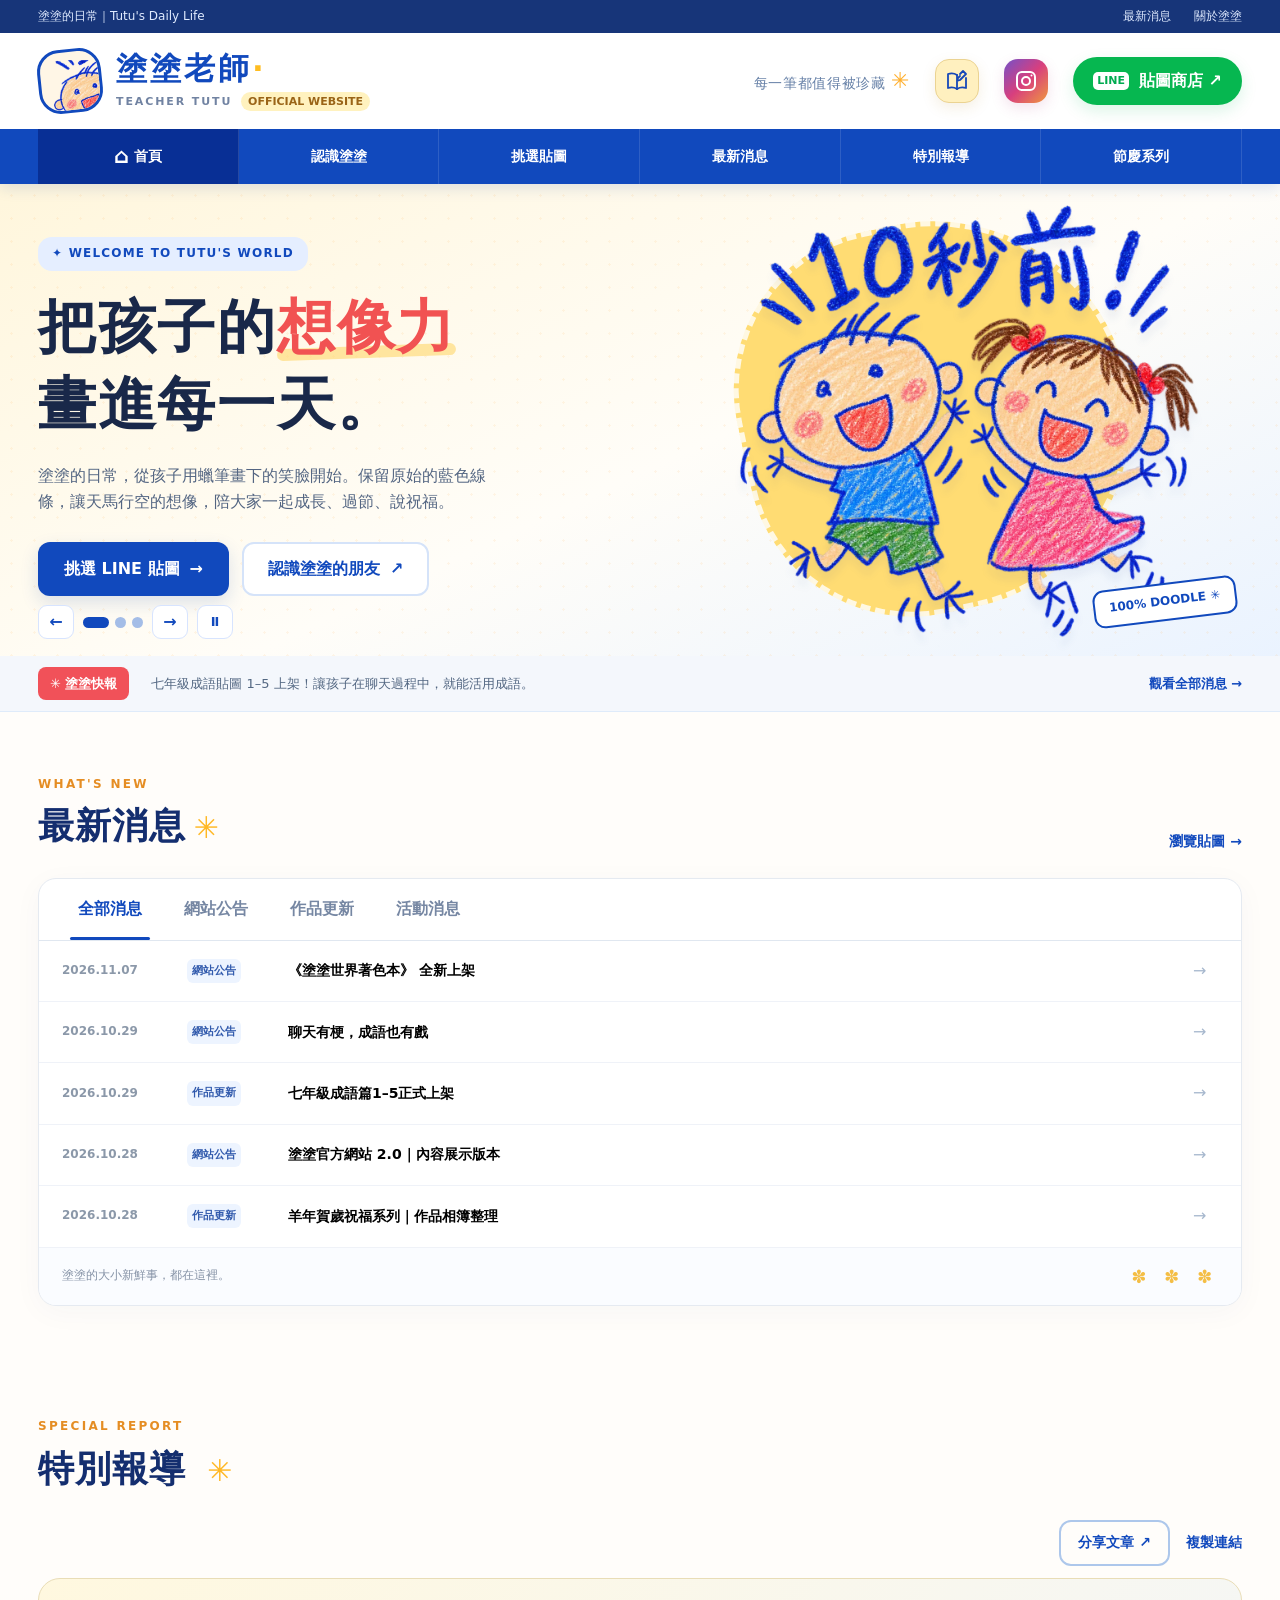
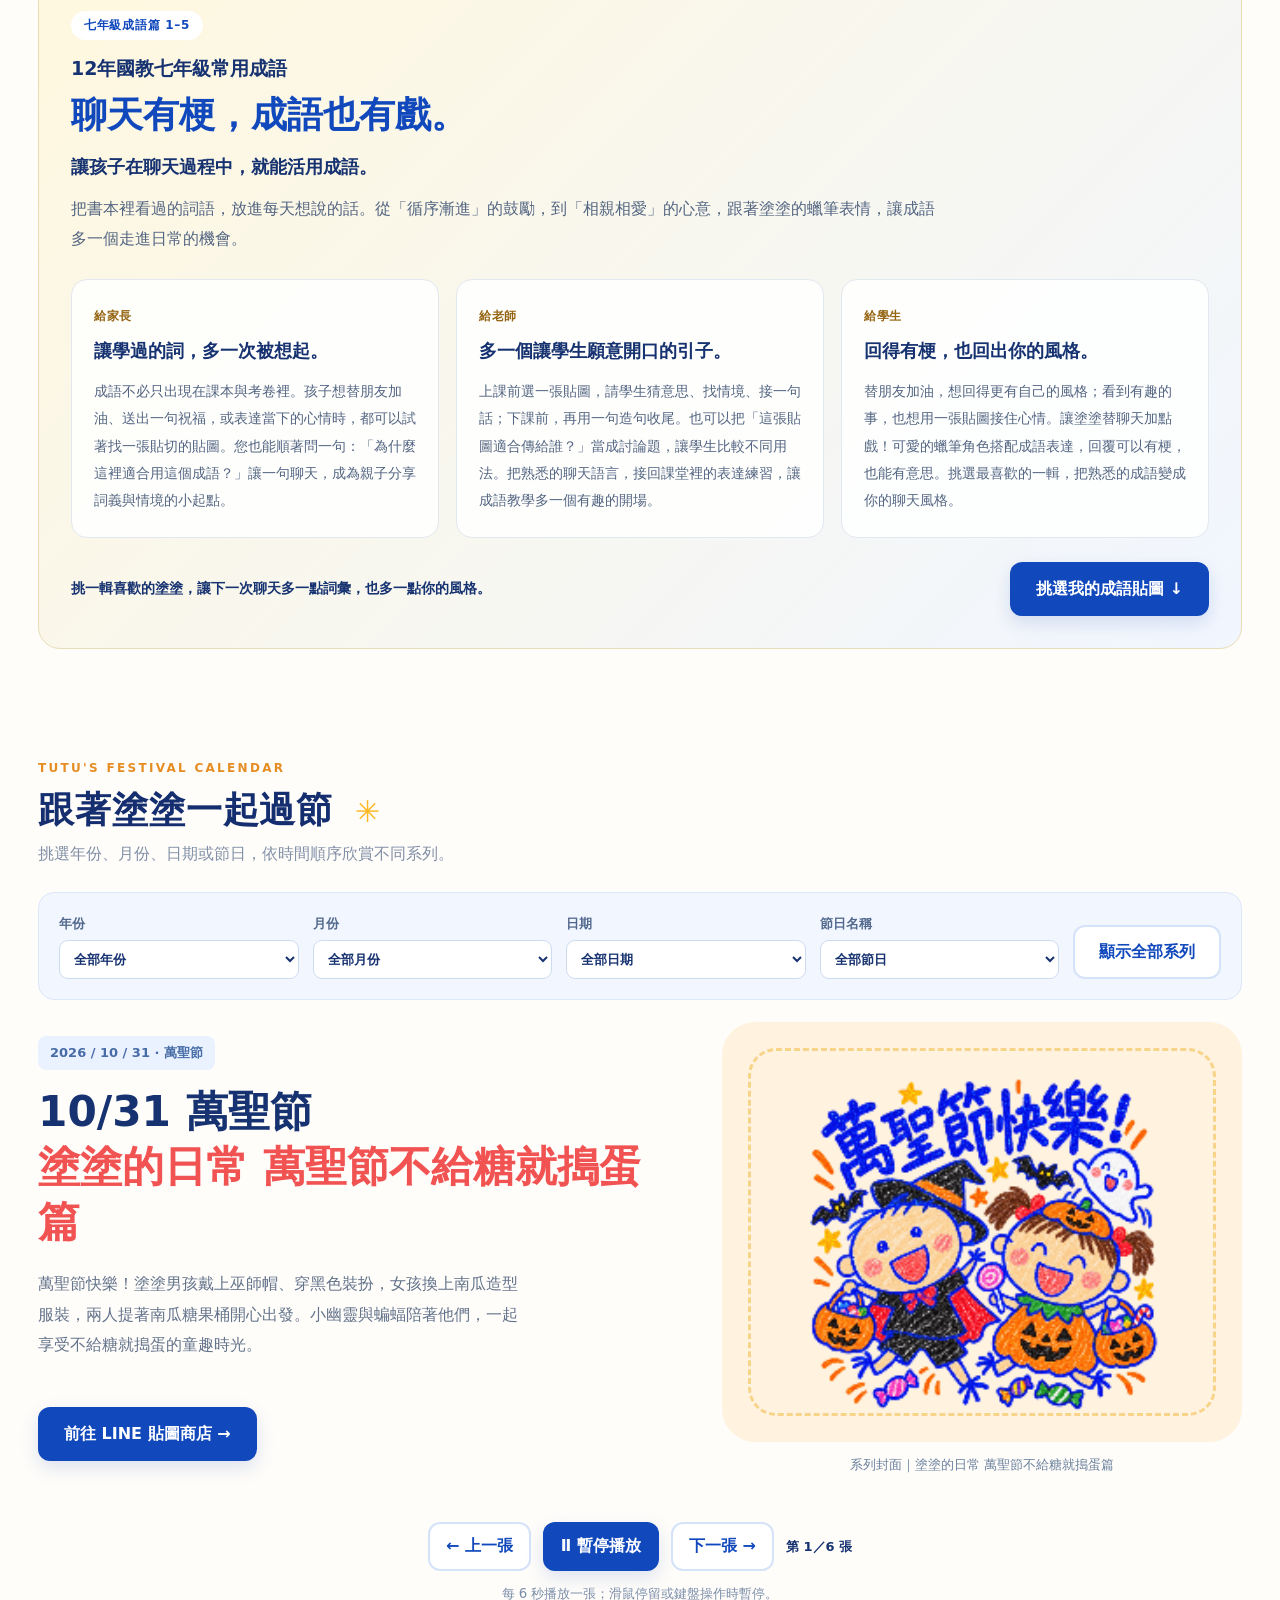
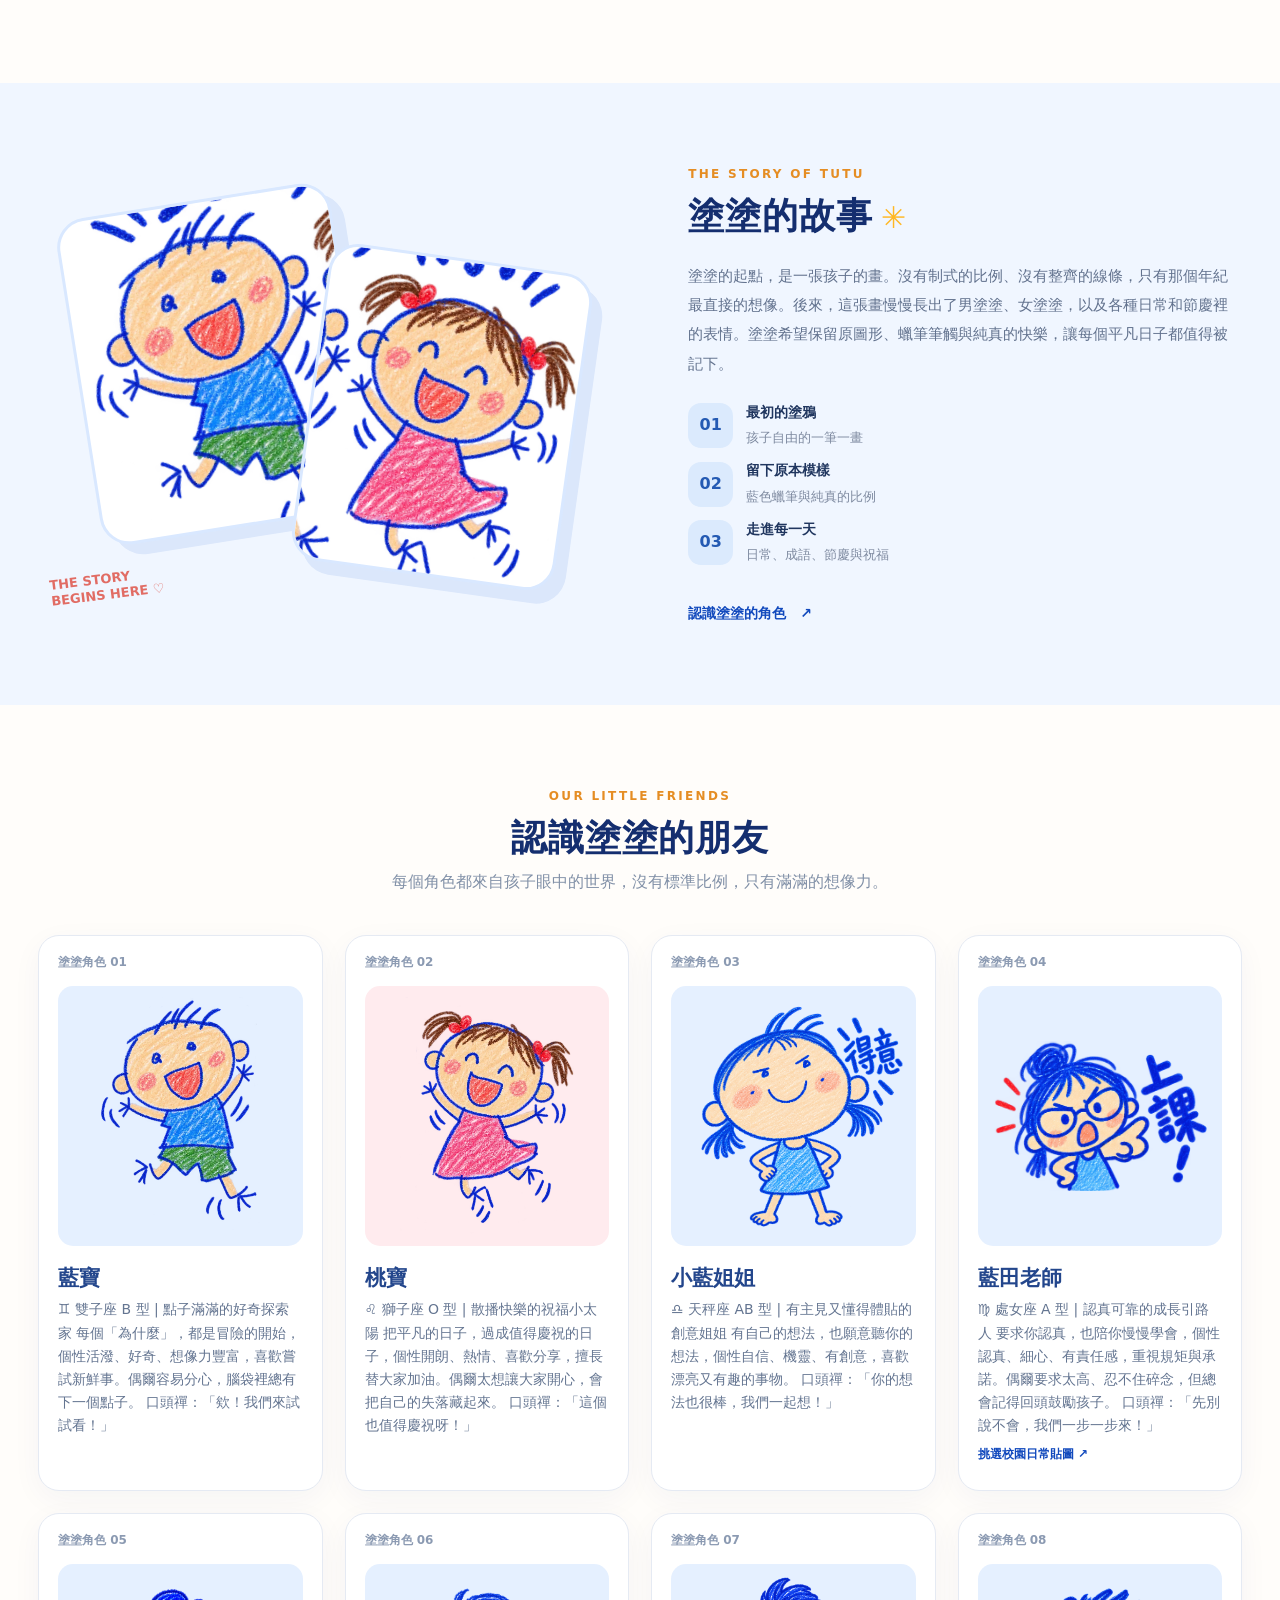
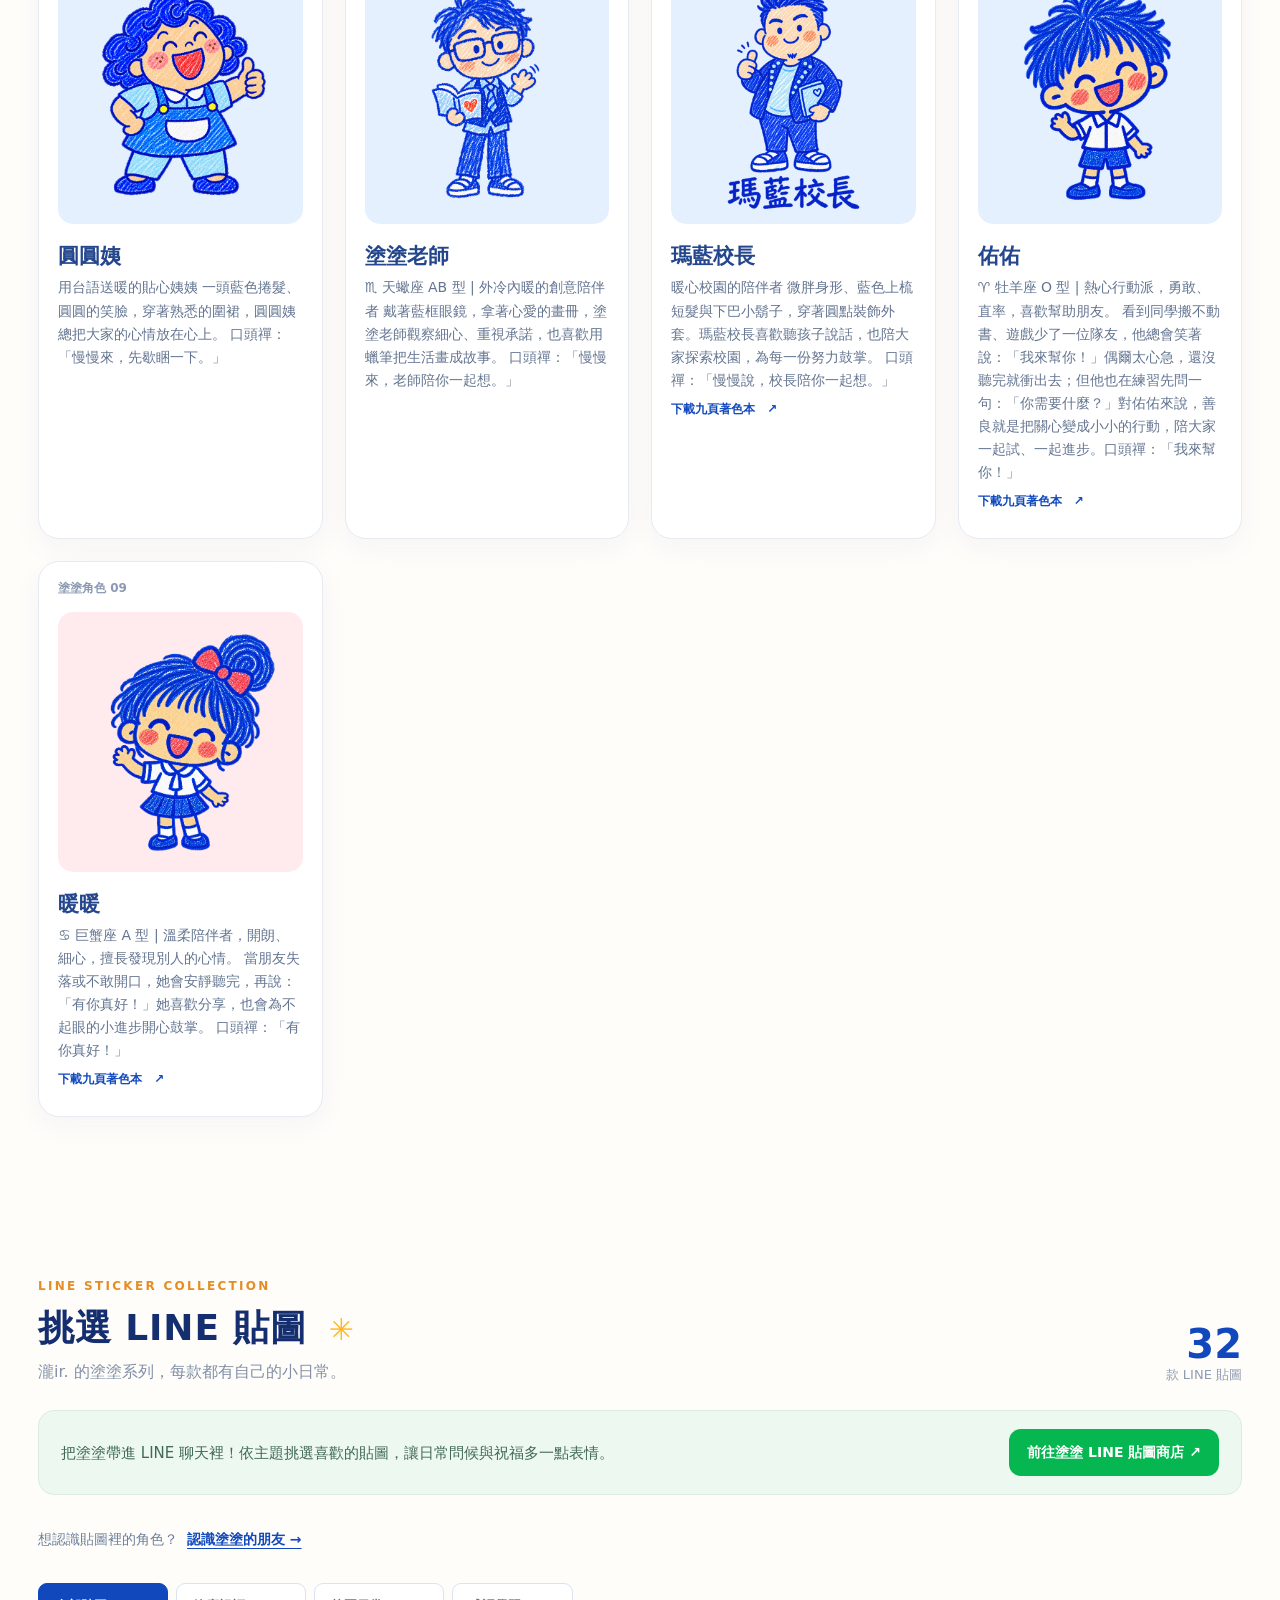
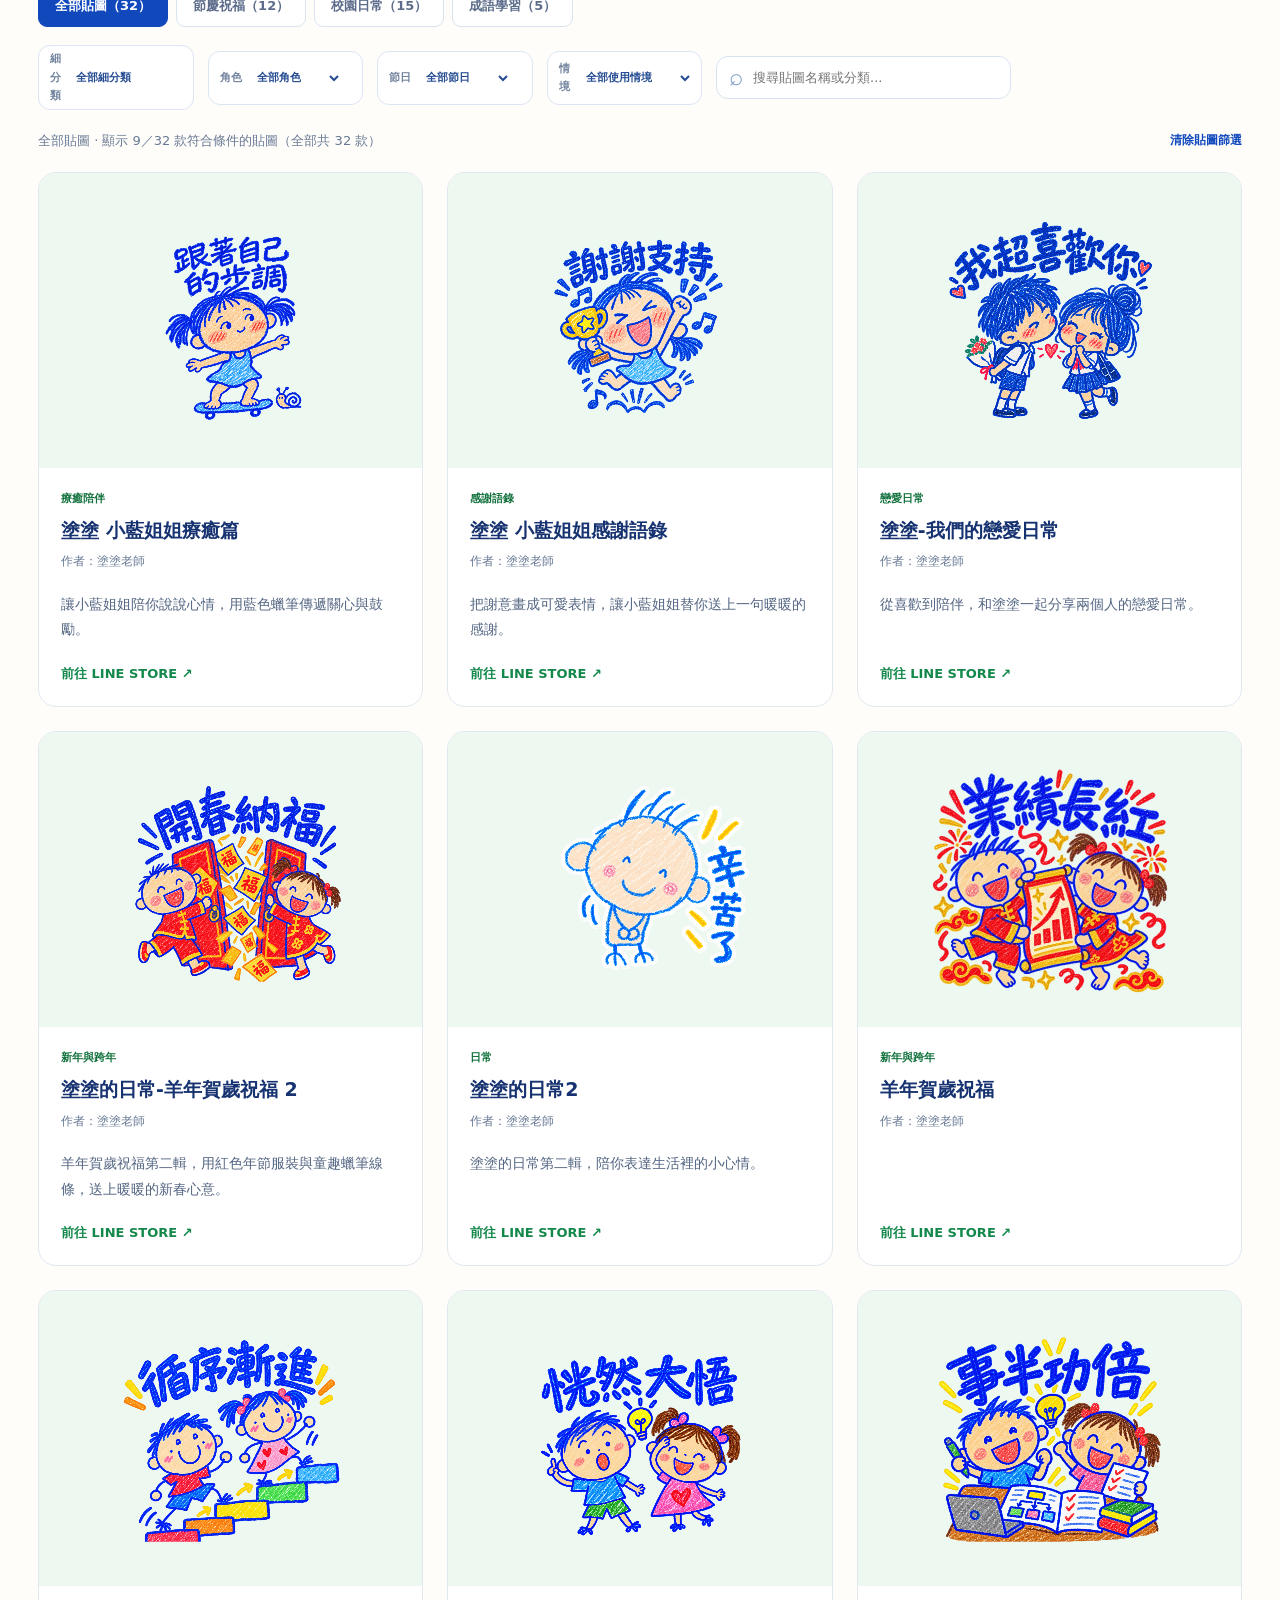
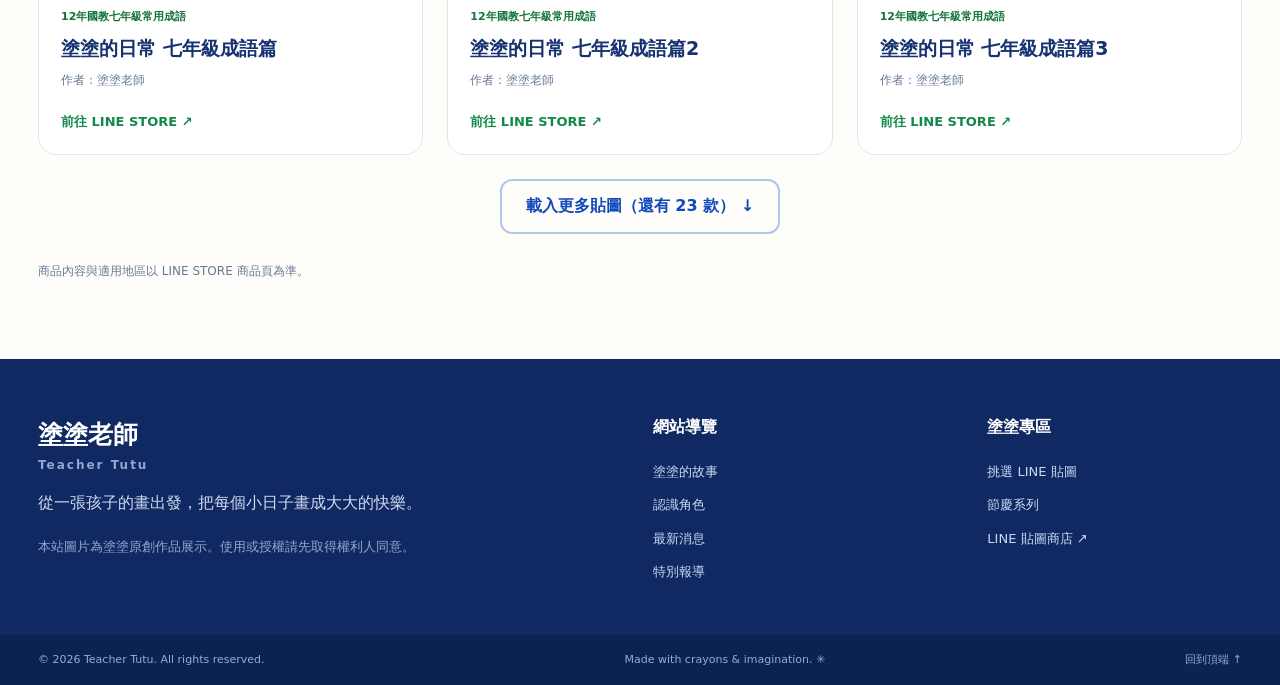
<file: index.html>
<!doctype html>
<html lang="zh-Hant">
<head>
<meta charset="utf-8"><meta name="viewport" content="width=device-width,initial-scale=1"><meta name="theme-color" content="#1247bd">
<meta name="description" content="塗塗老師 Teacher Tutu 官方網站。認識藍寶、桃寶、小藍姐姐、藍田老師與人物夥伴，閱讀塗塗的創作故事、成語特別報導，探索校園日常、生日祝福與節慶 LINE 貼圖。">
<link rel="canonical" href="https://yilong691111.github.io/teacher-tutu/">
<meta name="robots" content="index,follow,max-image-preview:large">
<meta name="keywords" content="塗塗老師,Teacher Tutu,塗塗的日常,LINE貼圖,兒童塗鴉,蠟筆畫,羊年賀歲">
<meta name="author" content="Teacher Tutu">
<meta property="og:url" content="https://yilong691111.github.io/teacher-tutu/"><meta property="og:site_name" content="塗塗老師 Teacher Tutu">
<meta property="og:type" content="website"><meta property="og:locale" content="zh_TW">
<meta property="og:title" content="塗塗老師 Teacher Tutu｜官方網站">
<meta property="og:description" content="塗塗老師 Teacher Tutu 官方網站。認識藍寶、桃寶、小藍姐姐、藍田老師與人物夥伴，閱讀塗塗的創作故事、成語特別報導，探索校園日常、生日祝福與節慶 LINE 貼圖。">
<meta property="og:image" content="https://yilong691111.github.io/teacher-tutu/assets/og-cover.png"><meta property="og:image:alt" content="塗塗老師 Teacher Tutu 原創蠟筆角色">
<meta name="twitter:card" content="summary_large_image"><meta name="twitter:title" content="塗塗老師 Teacher Tutu">
<meta name="twitter:description" content="塗塗老師 Teacher Tutu 官方網站。認識藍寶、桃寶、小藍姐姐、藍田老師與人物夥伴，閱讀塗塗的創作故事、成語特別報導，探索校園日常、生日祝福與節慶 LINE 貼圖。"><meta name="twitter:image" content="https://yilong691111.github.io/teacher-tutu/assets/og-cover.png">
<link rel="manifest" href="manifest.webmanifest"><link rel="apple-touch-icon" href="assets/icon-192.png">
<title>塗塗老師 Teacher Tutu｜官方網站</title>
<link rel="stylesheet" href="styles.css?v=20261101-header-instagram"><link rel="icon" href="assets/tutu-boy.webp" type="image/webp">
<script defer src="data/site-data.js?v=20261115-festival-single-image"></script><script defer src="content-models.js?v=20261115-christmas-works-v2"></script><script defer src="festival-model.js?v=20261115-festival-single-image"></script><script defer src="category-model.js?v=20261030-report-editor"></script><script defer src="media-model.js?v=20261105-media-remove-fix"></script>
<script defer src="report-model.js?v=20261101-report-editor-pages"></script><script defer src="homepage-rich-text.js?v=20261103-rich-copy"></script>
<script defer src="homepage-text.js?v=20261103-preview-assets-tags"></script>
<script defer src="image-assets.js?v=20261103-preview-assets-tags"></script>
<script defer src="image-store.js?v=20261104-coloring"></script>
<script defer src="responsive-images.js?v=20261103-preview-assets-tags"></script>
<script defer src="coloring-release.js?v=20261108-friends-collection2"></script><script defer src="coloring-model.js?v=20261108-friends-collection2"></script><script defer src="coloring-assets.js?v=20261104-coloring"></script><script defer src="coloring-store.js?v=20261104-coloring"></script>
<script defer src="github-cms.js?v=20261105-december-single"></script><script defer src="festival-player.js?v=20261030-report-editor"></script><script defer src="taxonomy.js?v=20261103-preview-assets-tags"></script>
<script defer src="catalog-navigation.js?v=20261103-preview-assets-tags"></script><script defer src="catalog-browser.js?v=20261103-preview-assets-tags"></script><script defer src="article-sharing.js?v=20261030-report-editor"></script><script defer src="report-renderer.js?v=20261101-report-pages"></script><script defer src="homepage-preview.js?v=20261103-preview-assets-tags"></script>
<script defer src="app.js?v=20261103-preview-assets-tags"></script>
<script defer src="statistics-client.js?v=20261115-statistics"></script><script defer src="site-statistics.js?v=20261115-statistics"></script><script defer src="coloring-public.js?v=20261115-statistics"></script>
<script type="application/ld+json">{"@context":"https://schema.org","@graph":[{"@type":"Brand","@id":"https://yilong691111.github.io/teacher-tutu/#brand","name":"塗塗老師","alternateName":"Teacher Tutu","url":"https://yilong691111.github.io/teacher-tutu/","description":"從孩子的原始蠟筆塗鴉出發的原創角色品牌","logo":"https://yilong691111.github.io/teacher-tutu/assets/icon-192.png","sameAs":["https://store.line.me/stickershop/author/5947333/zh-Hant","https://www.instagram.com/tutu.teacher/"]},{"@type":"WebPage","@id":"https://yilong691111.github.io/teacher-tutu/#webpage","url":"https://yilong691111.github.io/teacher-tutu/","name":"塗塗老師 Teacher Tutu｜官方網站","description":"塗塗老師 Teacher Tutu 官方網站。認識藍寶、桃寶、小藍姐姐、藍田老師與人物夥伴，閱讀塗塗的創作故事、成語特別報導，探索校園日常、生日祝福與節慶 LINE 貼圖。","inLanguage":"zh-Hant","about":{"@id":"https://yilong691111.github.io/teacher-tutu/#brand"},"primaryImageOfPage":{"@type":"ImageObject","url":"https://yilong691111.github.io/teacher-tutu/assets/og-cover.png"}}]}</script>
<link rel="stylesheet" href="homepage-text.css?v=20261103-rich-copy">
<link rel="stylesheet" href="editor-enhancements.css?v=20261103-preview-assets-tags">
<link rel="stylesheet" href="coloring.css?v=20261104-coloring">
<link rel="stylesheet" href="statistics.css?v=20261115-statistics">
</head>
<body><div id="scroll-progress" aria-hidden="true"></div>
<a class="skip" href="#main">跳至主要內容</a>
<div class="utility"><div class="wrap utility-inner"><span>塗塗的日常｜Tutu's Daily Life</span><div><a href="#news">最新消息</a><a href="#about">關於塗塗</a></div></div></div>
<header class="masthead" id="top"><div class="wrap mast-inner"><a class="identity" href="#top" aria-label="塗塗老師官方網站首頁"><span class="logo-stamp"><img src="assets/tutu-boy.webp" alt=""></span><span><b>塗塗老師<span class="brand-dot">·</span></b><small>TEACHER TUTU <i>OFFICIAL WEBSITE</i></small></span></a><div class="header-right"><span class="header-note"><span id="brand-tagline">每一筆都值得被珍藏</span> <span aria-hidden="true">✳</span></span><button id="header-coloring" class="coloring-link" type="button" aria-label="開啟著色本下載" aria-haspopup="dialog" aria-controls="coloring-dialog" aria-expanded="false" title="下載著色本"><svg viewBox="0 0 24 24" width="24" height="24" fill="none" stroke="currentColor" stroke-width="1.8" stroke-linecap="round" stroke-linejoin="round" aria-hidden="true"><path d="M12 6c-3-2-6-2-9-1v14c3-1 6-1 9 1 3-2 6-2 9-1V9"></path><path d="M12 6v14M15 5l3-3 3 3-6 6-3 1 1-3 2-2"></path></svg></button><a id="header-instagram" class="instagram-link" href="https://www.instagram.com/tutu.teacher/" target="_blank" rel="noopener noreferrer" aria-label="塗塗老師 Instagram（另開新視窗）" title="Instagram @tutu.teacher"><svg viewBox="0 0 24 24" width="24" height="24" fill="none" stroke="currentColor" stroke-width="2" aria-hidden="true" focusable="false"><rect x="3" y="3" width="18" height="18" rx="5"></rect><circle cx="12" cy="12" r="4"></circle><circle cx="17.5" cy="6.5" r="1" fill="currentColor" stroke="none"></circle></svg></a><a id="header-line" class="line-pill" href="https://store.line.me/stickershop/author/5947333/zh-Hant" target="_blank" rel="noopener noreferrer"><span class="line-logo">LINE</span> 貼圖商店 ↗</a><button class="mobile-toggle" type="button" aria-label="展開導覽" aria-controls="primary-nav" aria-expanded="false">☰</button></div></div></header>
<nav class="nav-bar" id="primary-nav" aria-label="主選單"><div class="wrap nav-inner">
<a href="#top" class="nav-item active" data-nav-target="top" aria-current="location">⌂ <span>首頁</span></a><a href="#about" class="nav-item" data-nav-target="about">認識塗塗</a><a href="#line-catalog" class="nav-item" data-nav-target="line-catalog" data-catalog-topic="all">挑選貼圖</a><a href="#news" class="nav-item" data-nav-target="news">最新消息</a><a href="#idiom-story" class="nav-item" data-nav-target="idiom-story">特別報導</a><a href="#series" class="nav-item" data-nav-target="series">節慶系列</a>
</div></nav>
<main id="main">
<section class="hero-area"><div class="wrap hero-wrap"><div class="hero-track" id="hero-track" aria-label="塗塗輪播主題">
<div class="hero-slide on" data-idx="0"><div class="hero-content"><span id="hero-kicker" class="hero-kicker">✦ WELCOME TO TUTU'S WORLD</span><h1 id="hero-title">把孩子的<span>想像力</span><br>畫進每一天。</h1><div id="hero-description" class="homepage-copy">塗塗從孩子最真實的蠟筆塗鴉出發，用不完美的線條，留下最珍貴的快樂。</div><div class="hero-buttons"><a href="#line-catalog" data-catalog-topic="all" class="button blue">挑選 LINE 貼圖 <b>→</b></a><a href="#characters" class="button light">認識塗塗的朋友 <b>↗</b></a></div></div><div class="hero-visual"><span class="sketch-circle"></span><img id="hero-main-image" src="assets/tutu-hero.webp" alt="原創塗塗男女角色，快樂跳躍的蠟筆畫"><span class="drawn-label">100% DOODLE ✳</span></div></div>
<div class="hero-slide" data-idx="1"><div class="hero-content"><span id="hero2-kicker" class="hero-kicker">✦ ORIGINAL CRAYON ART</span><h1 id="hero2-title">歪歪的線條，<br><span>獨一無二</span>的塗塗。</h1><div id="hero2-description" class="homepage-copy">藍色蠟筆外框、圓圓的笑臉與大膽的顏色，是塗塗最有辨識度的原創表情。</div><div class="hero-buttons"><a href="#characters" class="button blue">認識塗塗夥伴 <b>→</b></a></div></div><div class="hero-visual"><span class="sketch-circle orange"></span><img id="hero2-main-image" src="assets/tutu-original.webp" alt="塗塗原始藍色蠟筆畫"></div></div>
<div class="hero-slide" data-idx="2"><div class="hero-content"><span id="hero3-kicker" class="hero-kicker">✦ CELEBRATE EVERY LITTLE DAY</span><h1 id="hero3-title">塗塗的日常，<br><span>一起說祝福。</span></h1><div id="hero3-description" class="homepage-copy">從日常問候到羊年賀歲，每張貼圖都保留孩子畫作的童真筆觸。</div><div class="hero-buttons"><a href="#series" class="button blue">探索節慶作品 <b>→</b></a><a href="#line" class="button light">看 LINE 貼圖 ↗</a></div></div><div class="hero-visual"><span class="sketch-circle red"></span><img id="hero-feature-image" src="assets/works/002.webp" alt="塗塗賀新年貼圖"></div></div>
</div><div class="hero-controls"><button id="hero-prev" aria-label="上一張">←</button><div class="hero-dots" id="hero-dots"><button class="selected" data-go="0" aria-label="第 1 張"></button><button data-go="1" aria-label="第 2 張"></button><button data-go="2" aria-label="第 3 張"></button></div><button id="hero-next" aria-label="下一張">→</button><button id="hero-pause" class="pause" aria-label="暫停輪播">Ⅱ</button></div></div></section>
<section class="notice-strip" aria-label="重要訊息"><div class="wrap notice-in"><span>✳ 塗塗快報</span><p id="notice-text">歡迎來到塗塗老師官方網站！作品持續整理更新中。</p><a href="#news">觀看全部消息 →</a></div></section>
<span id="gallery" class="legacy-anchor" aria-hidden="true"></span>
<section class="section wrap news-layout" id="news"><div class="news-left"><div class="section-title"><div><span class="section-eyebrow">WHAT'S NEW</span><h2>最新消息<span class="spark">✳</span></h2></div><a href="#line-catalog" data-catalog-topic="all" class="link-more">瀏覽貼圖 →</a></div><div class="news-panel"><div class="tabs" role="tablist" aria-label="公告分類"><button class="selected" data-news="全部" role="tab" aria-selected="true">全部消息</button><button data-news="網站公告" role="tab" aria-selected="false">網站公告</button><button data-news="作品更新" role="tab" aria-selected="false">作品更新</button><button data-news="活動消息" role="tab" aria-selected="false">活動消息</button></div><div id="news-list" class="news-list"></div><div class="panel-bottom"><span>塗塗的大小新鮮事，都在這裡。</span><span class="tiny-flower">✽ ✽ ✽</span></div></div></div></section>
<section class="section wrap idiom-story" id="idiom-story" aria-labelledby="special-report-title"><div class="section-title"><div><span class="section-eyebrow">SPECIAL REPORT</span><h2 id="special-report-title">特別報導 <span class="spark">✳</span></h2></div></div><div id="report-list"></div></section>
<section class="section wrap festival-calendar" id="series" aria-labelledby="festival-calendar-heading">
<div class="section-title"><div><span class="section-eyebrow">TUTU'S FESTIVAL CALENDAR</span><h2 id="festival-calendar-heading">跟著塗塗一起過節 <span class="spark">✳</span></h2><p>挑選年份、月份、日期或節日，依時間順序欣賞不同系列。</p></div></div>
<div class="festival-calendar-filters"><label>年份<select id="festival-filter-year"><option value="">全部年份</option></select></label><label>月份<select id="festival-filter-month"><option value="">全部月份</option></select></label><label>日期<select id="festival-filter-day"><option value="">全部日期</option></select></label><label>節日名稱<select id="festival-filter-holiday"><option value="">全部節日</option></select></label><button type="button" id="festival-reset" class="button light">顯示全部系列</button></div>
<p id="festival-result" class="festival-result"></p>
<div class="festival-ticker" id="festival-ticker" role="group" aria-label="依節慶日期順序排列的系列跑馬燈"><div class="festival-ticker-track" id="festival-ticker-track"></div></div>
<div class="festival-empty" id="festival-empty" hidden><p id="festival-empty-text"></p><p>可按「顯示全部系列」重新選擇。</p></div>
<div class="featured festival-display" id="festival-display"><div class="featured-copy"><span class="festival-date-label" id="festival-date-label"></span><h3><span id="festival-title">塗塗的日常</span><br><em id="festival-subtitle">羊年賀歲祝福</em></h3><p id="festival-description"></p><div class="featured-tags" id="festival-tags"></div><a href="#gallery" id="featured-go" class="button blue">看看系列作品 →</a></div><figure class="festival-artwork"><div class="featured-photo"><img id="festival-image" src="assets/works/009.webp" alt="塗塗節慶作品"></div><figcaption id="festival-work-caption"></figcaption></figure></div>
<div class="festival-playback"><button type="button" id="festival-prev" class="button light" aria-label="上一張節慶作品">← 上一張</button><button type="button" id="festival-pause" class="button blue">Ⅱ 暫停播放</button><button type="button" id="festival-next" class="button light" aria-label="下一張節慶作品">下一張 →</button><span id="festival-frame-count"></span><small>每 6 秒播放一張；滑鼠停留或鍵盤操作時暫停。</small></div><span id="festival-announcement" class="sr-only" aria-live="polite"></span>
</section>
<section class="story-band section" id="about"><div class="wrap story-inner"><div class="story-photos"><div class="story-sticker one"><img src="assets/tutu-boy.webp" alt="男塗塗角色"></div><div class="story-sticker two"><img src="assets/tutu-girl.webp" alt="女塗塗角色"></div><span class="story-note">THE STORY<br>BEGINS HERE ♡</span></div><div class="story-copy"><span class="section-eyebrow">THE STORY OF TUTU</span><h2>塗塗的故事<span class="spark">✳</span></h2><p id="story-description">塗塗的起點，是一張孩子的畫。沒有制式的比例，沒有整齊的線條，只有那個年紀最直接的想像。後來這張畫慢慢長出了男塗塗、女塗塗，以及日常和節慶裡的表情。</p><div class="story-steps"><div><strong>01</strong><span><b>最初的塗鴉</b><small>孩子自由的一筆一畫</small></span></div><div><strong>02</strong><span><b>留下原本模樣</b><small>藍色蠟筆與純真的比例</small></span></div><div><strong>03</strong><span><b>走進每一天</b><small>日常、成語、節慶與祝福</small></span></div></div><a class="underlink" href="#characters">認識塗塗的角色　↗</a></div></div></section>
<section class="section wrap" id="characters"><div class="section-title center"><span class="section-eyebrow">OUR LITTLE FRIENDS</span><h2>認識塗塗的朋友</h2><p>每個角色都來自孩子眼中的世界，沒有標準比例，只有滿滿的想像力。</p></div><div class="character-cards" id="character-cards"><article class="char-card"><span class="char-deco">塗塗角色 01</span><div class="char-image ice"><img src="assets/tutu-boy.webp" alt="男塗塗"></div><h3>男塗塗</h3><p>活潑、好奇，總想第一個探索新鮮事。</p></article><article class="char-card"><span class="char-deco">塗塗角色 02</span><div class="char-image pink"><img src="assets/tutu-girl.webp" alt="女塗塗"></div><h3>女塗塗</h3><p>開朗、熱情，喜歡把祝福送給每個人。</p></article><article class="char-card" id="character-xiaolan"><span class="char-deco">塗塗角色 03</span><div class="char-image ice"><img src="assets/xiaolan-sister.png" alt="小藍姐姐，藍色雙馬尾與藍色洋裝的蠟筆角色" width="1254" height="1254" style="height:92%;width:92%"></div><h3>小藍姐姐</h3><p>藍色雙馬尾、藍色洋裝，帶著笑容加入塗塗的夥伴。</p></article><article class="char-card" id="character-lantian"><span class="char-deco">塗塗角色 04</span><div class="char-image ice"><img src="assets/works/lantian-32044.png" alt="藍田老師，戴著藍框眼鏡、舉手提醒上課的蠟筆角色" width="512" height="341" style="height:92%;width:92%"></div><h3>藍田老師</h3><p>戴著藍框眼鏡，陪大家上課、點名，一起認真學習。</p><a class="underlink" href="?topic=daily#line-catalog">挑選校園日常貼圖 ↗</a></article></div></section>

<section class="section wrap line-catalog" id="line-catalog" aria-labelledby="line-catalog-title" hidden><div class="section-title"><div><span class="section-eyebrow">LINE STICKER COLLECTION</span><h2 id="line-catalog-title">挑選 LINE 貼圖 <span class="spark">✳</span></h2><p>瀧ir. 的塗塗系列，每款都有自己的小日常。</p></div><div class="gallery-summary"><b id="line-product-count">0</b><span>款 LINE 貼圖</span></div></div><div class="catalog-intro" id="line"><p>把塗塗帶進 LINE 聊天裡！依主題挑選喜歡的貼圖，讓日常問候與祝福多一點表情。</p><a class="button line-btn" id="main-line" href="https://store.line.me/stickershop/author/5947333/zh-Hant" target="_blank" rel="noopener noreferrer">前往塗塗 LINE 貼圖商店 ↗</a></div><p class="collection-switch">想認識貼圖裡的角色？<a href="#characters">認識塗塗的朋友 →</a></p><div class="line-catalog-toolbar"><div id="line-product-filters" class="gallery-filters" role="group" aria-label="貼圖主題"></div><div class="catalog-refinements"><label class="select-box"><span>細分類</span><select id="line-category-filter" aria-label="貼圖細分類"><option value="">全部細分類</option></select></label><label class="select-box"><span>角色</span><select id="line-character-filter" aria-label="貼圖角色"><option value="">全部角色</option></select></label><label class="select-box"><span>節日</span><select id="line-holiday-filter" aria-label="貼圖節日"><option value="">全部節日</option></select></label><label class="select-box"><span>情境</span><select id="line-situation-filter" aria-label="貼圖情境"><option value="">全部情境</option></select></label><label class="search-box"><span aria-hidden="true">⌕</span><input id="line-product-search" type="search" placeholder="搜尋貼圖名稱或分類..." aria-label="搜尋 LINE 貼圖"></label></div></div><div class="gallery-resultbar"><p id="line-product-result" class="line-product-result" aria-live="polite"></p><button id="clear-line-products" class="text-button" type="button">清除貼圖篩選</button></div><div id="line-product-grid" class="line-product-grid"></div><div class="catalog-more"><button id="load-more-line-products" class="button outline" type="button" aria-controls="line-product-grid" hidden>載入更多貼圖 ↓</button></div><p id="line-product-empty" hidden>找不到符合條件的貼圖，試試其他分類或名稱。</p><p class="line-catalog-note">商品內容與適用地區以 LINE STORE 商品頁為準。</p></section>
</main>
<footer class="footer" id="contact"><div class="wrap footer-main"><div class="footer-brand"><div class="footer-logo">塗塗老師 <span>Teacher Tutu</span></div><p>從一張孩子的畫出發，把每個小日子畫成大大的快樂。</p><small>本站圖片為塗塗原創作品展示。使用或授權請先取得權利人同意。</small></div><div class="footer-column"><b>網站導覽</b><a href="#about">塗塗的故事</a><a href="#characters">認識角色</a><a href="#news">最新消息</a><a href="#idiom-story">特別報導</a></div><div class="footer-column"><b>塗塗專區</b><a href="#line-catalog" data-catalog-topic="all">挑選 LINE 貼圖</a><a href="#series">節慶系列</a><a id="footer-line" href="https://store.line.me/stickershop/author/5947333/zh-Hant" target="_blank" rel="noopener noreferrer">LINE 貼圖商店 ↗</a></div></div><div class="footer-bottom"><div class="wrap"><span>© <span id="year">2026</span> Teacher Tutu. All rights reserved.</span><span>Made with crayons & imagination. ✳</span><a href="#top">回到頂端 ↑</a></div></div></footer>
<dialog id="news-dialog" class="news-modal"><button id="news-dialog-close" type="button" aria-label="關閉消息">✕</button><span class="section-eyebrow" id="news-dialog-category"></span><h3 id="news-dialog-title"></h3><p id="news-dialog-date"></p><div id="news-dialog-body"></div></dialog>
<button id="back-top" class="back-top" type="button" aria-label="回到頁面頂端">↑</button><div id="site-toast" class="site-toast" role="status" aria-live="polite"></div><dialog id="coloring-dialog" class="coloring-dialog" aria-labelledby="coloring-dialog-title">
<div class="coloring-dialog-head"><div><span class="section-eyebrow">LET'S COLOR TOGETHER</span><h2 id="coloring-dialog-title">把塗塗畫成你的顏色</h2><p>挑選著色本，下載 PDF 就能列印。自由選色，每一筆都很棒。</p><span class="coloring-total" title="統計自 2026/11/15 啟用後開始累計。">累計下載 <b id="coloring-download-total">—</b> 次</span></div><button id="coloring-close" type="button" class="coloring-close">關閉 ✕</button></div>
<div class="coloring-toolbar"><div class="coloring-tabs" role="group" aria-label="著色本分類"><button type="button" data-coloring-category="" aria-pressed="true">全部著色本</button><button type="button" data-coloring-category="人物篇" aria-pressed="false">人物篇</button><button type="button" data-coloring-category="合集篇" aria-pressed="false">合集篇</button></div><label class="coloring-search">找一本著色本<input id="coloring-search" type="search" placeholder="搜尋角色或書名"></label></div>
<p id="coloring-result" class="coloring-result" role="status" aria-live="polite"></p><div id="coloring-grid" class="coloring-grid"></div><p class="coloring-print-note">列印建議：A4、原尺寸、單面列印；蠟筆或色鉛筆都可以。</p>
</dialog>
</body></html>
</file>
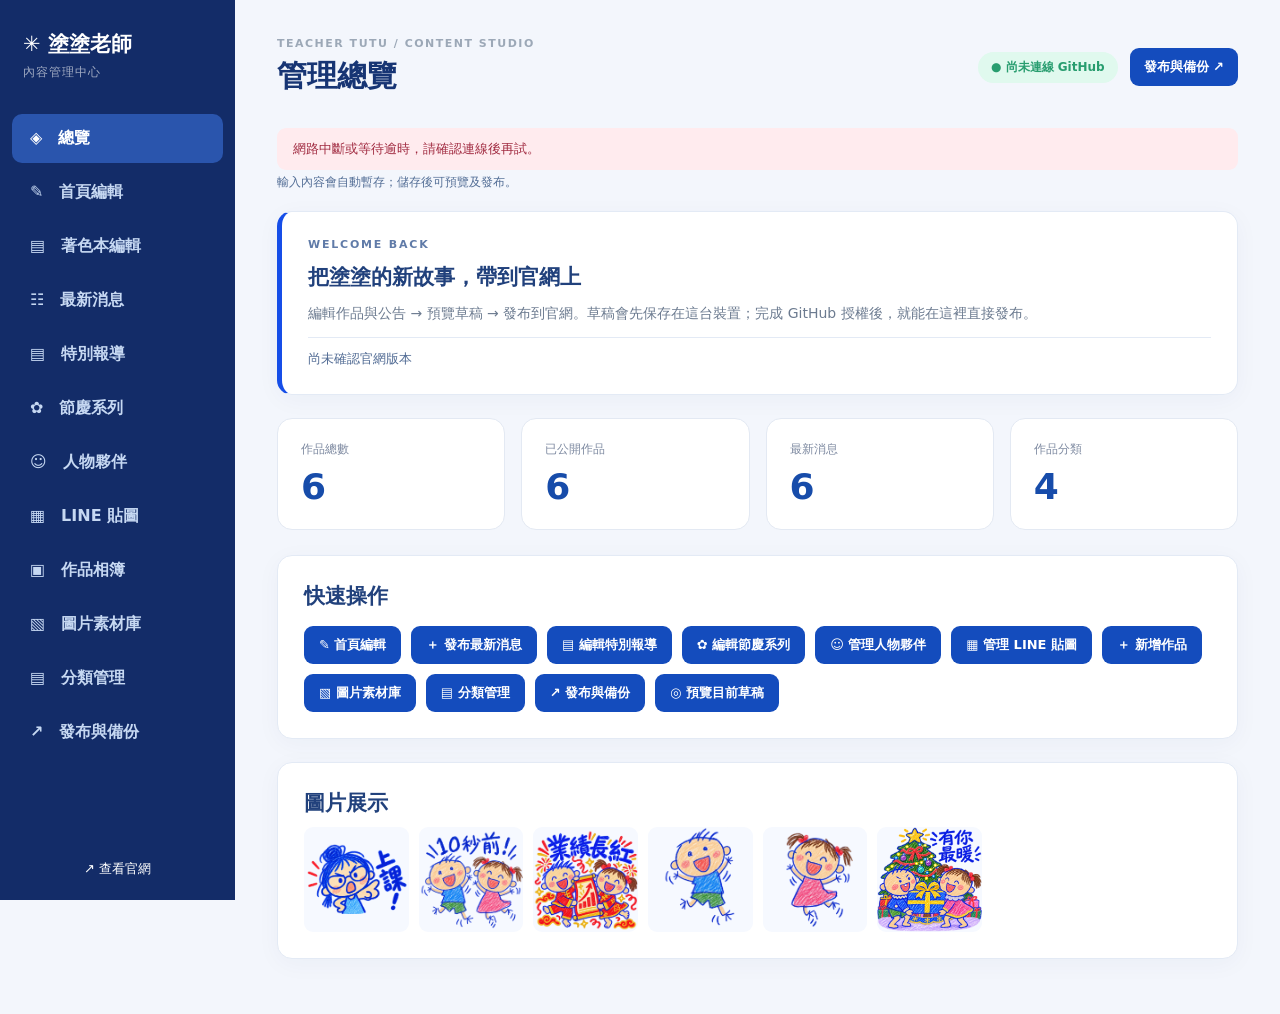
<file: admin.html>
<!doctype html>
<html lang="zh-Hant">
<head>
<meta charset="utf-8">
<meta name="viewport" content="width=device-width,initial-scale=1,viewport-fit=cover,interactive-widget=resizes-content">
<title>塗塗老師｜後台管理</title>
<meta name="robots" content="noindex,nofollow">
<meta http-equiv="Content-Security-Policy" content="default-src 'self'; script-src 'self'; style-src 'self' 'unsafe-inline'; img-src 'self' data: blob:; connect-src 'self' https://api.github.com; frame-src 'self' blob:; object-src 'none'; base-uri 'none'; form-action 'none'">
<link rel="stylesheet" href="admin.css?v=20261105-media-delete-ui">
<link rel="stylesheet" href="publish-review.css?v=20261103-sync-review">
<script defer src="data/site-data.js?v=20261115-festival-single-image"></script>
<script defer src="content-models.js?v=20261115-christmas-works-v2"></script>
<script defer src="form-drafts.js?v=20261104-coloring"></script>
<script defer src="festival-model.js?v=20261115-festival-single-image"></script>
<script defer src="category-model.js?v=20261103-sync-review"></script>
<script defer src="media-model.js?v=20261105-media-remove-fix"></script>
<script defer src="media-editor.js?v=20261030-report-editor"></script>
<script defer src="report-model.js?v=20261101-report-editor-pages"></script>
<script defer src="homepage-rich-text.js?v=20261103-rich-copy"></script>
<script defer src="homepage-text.js?v=20261103-preview-assets-tags"></script>
<script defer src="publish-review.js?v=20261105-media-remove-fix"></script>
<script defer src="image-assets.js?v=20261103-preview-assets-tags"></script>
<script defer src="image-store.js?v=20261104-coloring"></script>
<script defer src="responsive-images.js?v=20261103-preview-assets-tags"></script>
<script defer src="coloring-release.js?v=20261108-friends-collection2"></script><script defer src="coloring-model.js?v=20261108-friends-collection2"></script>
<script defer src="coloring-assets.js?v=20261104-coloring"></script>
<script defer src="coloring-store.js?v=20261104-coloring"></script>
<script defer src="vendor/pdf-lib.min.js?v=1.17.1"></script>
<script defer src="coloring-pdf.js?v=20261104-coloring"></script>
<script defer src="github-cms.js?v=20261105-december-single"></script>
<script defer src="taxonomy.js?v=20261103-preview-assets-tags"></script>
<script defer src="admin-tags.js?v=20261103-preview-assets-tags"></script>
<script defer src="homepage-preview.js?v=20261103-preview-assets-tags"></script>
<script defer src="admin.js?v=20261104-coloring-sync"></script>
<script defer src="admin-collections.js?v=20261108-principal-friends-order"></script>
<script defer src="admin-batch.js?v=20261108-principal-friends-order"></script>
<script defer src="admin-festivals.js?v=20261103-preview-assets-tags"></script>
<script defer src="admin-reports.js?v=20261103-sync-review"></script>
<script defer src="admin-coloring.js?v=20261104-coloring"></script>
<script defer src="admin-drafts.js?v=20261104-coloring"></script>
<script defer src="admin-publish.js?v=20261104-coloring"></script>
<script defer src="admin-rich-text.js?v=20261103-preview-assets-tags"></script>
<script defer src="admin-live-preview.js?v=20261103-preview-assets-tags"></script>
<script defer src="admin-homepage.js?v=20261103-homepage-three"></script>
<script defer src="admin-media.js?v=20261105-media-remove-fix"></script>
<script defer src="admin-mobile.js?v=20261102-mobile-admin"></script>
<link rel="stylesheet" href="homepage-text.css?v=20261103-rich-copy">
<link rel="stylesheet" href="editor-enhancements.css?v=20261103-preview-assets-tags">
<link rel="stylesheet" href="coloring.css?v=20261104-coloring">
</head>
<body>
<div id="dashboard" class="dashboard">
  <aside class="side">
    <div class="side-brand">✳ 塗塗老師 <small>內容管理中心</small></div>
    <label class="mobile-page-switch" for="admin-mobile-page">切換管理功能<select id="admin-mobile-page" aria-label="切換管理功能"><option value="overview">管理總覽</option></select></label>
    <nav>
      <button class="selected" data-page="overview">◈　總覽</button>
      <button data-page="settings">✎　首頁編輯</button>
      <button data-page="coloring">▤　著色本編輯</button>
      <button data-page="news">☷　最新消息</button>
      <button data-page="reports">▤　特別報導</button>
      <button data-page="festivals">✿　節慶系列</button>
      <button data-page="characters">☺　人物夥伴</button>
      <button data-page="products">▦　LINE 貼圖</button>
      <button data-page="gallery">▣　作品相簿</button>
      <button data-page="media">▧　圖片素材庫</button>
      <button data-page="categories">▤　分類管理</button>
      <button data-page="publish">↗　發布與備份</button>
    </nav>
    <div class="side-foot"><a href="index.html?v=20261103-preview-assets-tags" target="_blank" rel="noopener">↗ 查看官網</a></div>
  </aside>

  <div class="content">
    <header class="admin-header">
      <div><small>TEACHER TUTU / CONTENT STUDIO</small><h1 id="page-title">管理總覽</h1></div>
      <div class="header-actions"><span class="admin-state" id="connection-badge">● 尚未連線 GitHub</span><button class="primary" id="header-publish">發布與備份 ↗</button></div>
    </header>
    <div id="alert" role="status" aria-live="polite"></div>
    <div id="draft-storage-warning" class="persistent-warning" role="alert" hidden></div>
    <p id="edit-buffer-status" class="edit-buffer-status" role="status"></p>
    <div id="form-buffer-warning" class="persistent-warning" role="alert" hidden>無法將暫存寫入此瀏覽器。內容仍保留於此頁面，請下載暫存備份並保持頁面開啟。</div>
    <section id="form-recovery" class="form-recovery" hidden aria-labelledby="form-recovery-title">
      <div class="recovery-heading"><h2 id="form-recovery-title">自動暫存的編輯</h2><button id="export-form-buffers" type="button" class="secondary">下載暫存備份</button></div>
      <p>這些輸入尚未儲存到可發布的草稿。可繼續編輯，或放棄不需要的暫存。</p>
      <div id="form-recovery-list"></div>
    </section>

    <section id="page-overview" class="page">
      <div class="panel" style="border-left:5px solid #164ee8">
        <span class="studio-label">WELCOME BACK</span><h2>把塗塗的新故事，帶到官網上</h2>
        <p>編輯作品與公告 → 預覽草稿 → 發布到官網。草稿會先保存在這台裝置；完成 GitHub 授權後，就能在這裡直接發布。</p>
        <div class="draft-strip"><span id="draft-state">正在對照官網版本…</span><span id="draft-saved"></span></div>
      </div>
      <div class="stats">
        <div><span>作品總數</span><strong id="stat-works">0</strong></div>
        <div><span>已公開作品</span><strong id="stat-published">0</strong></div>
        <div><span>最新消息</span><strong id="stat-news">0</strong></div>
        <div><span>作品分類</span><strong id="stat-categories">0</strong></div>
      </div>
      <div class="panel"><h2>快速操作</h2><div class="actions">
        <button data-jump="settings">✎ 首頁編輯</button>
        <button data-jump="news">＋ 發布最新消息</button>
        <button data-jump="reports">▤ 編輯特別報導</button>
        <button data-jump="festivals">✿ 編輯節慶系列</button>
        <button data-jump="characters">☺ 管理人物夥伴</button>
        <button data-jump="products">▦ 管理 LINE 貼圖</button>
        <button data-jump="gallery">＋ 新增作品</button>
        <button data-jump="media">▧ 圖片素材庫</button>
        <button data-jump="categories">▤ 分類管理</button>
        <button data-jump="publish">↗ 發布與備份</button>
        <button id="preview-draft">◎ 預覽目前草稿</button>
      </div></div>
      <div class="panel"><h2>圖片展示</h2><div class="mini-gallery" id="mini-gallery"></div></div>
    </section>

    <section id="page-categories" class="page" hidden><div class="panel"><h2>分類管理</h2><p>作品相簿與 LINE 貼圖分開管理。更名、合併會同步調整所有使用該分類的資料，包括隱藏作品；儲存草稿後再預覽與發布。</p><label>管理對象<select id="category-collection"><option value="gallery">作品相簿分類</option><option value="lineProducts">LINE 貼圖分類</option></select></label><form id="category-add-form" class="category-add"><label>新增分類名稱<input id="category-new-name" required maxlength="100" placeholder="例如：世界兒童節"></label><button type="submit" id="category-add" class="primary">新增分類</button></form><div class="table-scroll"><table><thead><tr><th>分類名稱</th><th>使用筆數</th><th>管理與順序</th></tr></thead><tbody id="category-list"></tbody></table></div><p id="category-empty" hidden>尚無分類，請先新增。</p><div class="actions"><button type="button" class="secondary" data-bulk-undo>復原最近一次草稿操作</button></div><p id="bulk-history-message" class="muted"></p></div></section>
    <section id="page-coloring" class="page" hidden>
      <div class="panel"><div class="panel-head"><div><h2>著色本管理</h2><p>分類整理人物篇與合集篇，調整下載清單及 PDF 頁面順序。</p></div><div class="actions"><button id="coloring-new" type="button" class="primary">＋ 新增著色本</button><button id="coloring-preview" type="button" class="secondary">預覽下載清單</button></div></div>
      <div class="form-grid"><label>搜尋著色本<input id="coloring-search" type="search" placeholder="名稱或介紹"></label><label>分類<select id="coloring-filter"><option value="">全部分類</option><option>人物篇</option><option>合集篇</option></select></label></div><p id="coloring-count" role="status"></p>
      <div class="table-scroll"><table><thead><tr><th>封面</th><th>書名與介紹</th><th>分類</th><th>頁數</th><th>展示狀態</th><th>排序與操作</th></tr></thead><tbody id="coloring-table"></tbody></table></div></div>
      <form id="coloring-form" class="panel editor" hidden>
        <h2 id="coloring-heading">新增著色本</h2><input id="coloring-id" type="hidden"><input id="coloring-existing-image" type="hidden"><input id="coloring-source" type="hidden"><input id="coloring-page-data" type="hidden" value="[]"><input id="coloring-file-size" type="hidden"><input id="coloring-image-error" type="hidden">
        <div class="form-grid"><label>著色本名稱 *<input id="coloring-title" required maxlength="100"></label><label>著色本分類 *<select id="coloring-category" required><option>人物篇</option><option>合集篇</option></select></label></div>
        <label>著色本介紹<textarea id="coloring-description" rows="3" maxlength="1500"></textarea></label>
        <fieldset><legend>上傳或替換著色本</legend><div class="form-grid"><label>上傳完整 PDF<input id="coloring-pdf-file" type="file" accept=".pdf,application/pdf"><small>支援未加密 PDF，1 至 100 頁，最大 50 MB；替換會重新建立頁序。</small></label><label>或以多張著色頁組成 PDF<input id="coloring-images" type="file" multiple accept="image/png,image/jpeg"><small>PNG、JPG，每張最大 15 MB；自動組成 A4 PDF，之後可調整順序。</small></label></div></fieldset>
        <div class="collection-image-editor"><img id="coloring-image-preview" class="collection-image-preview" alt="著色本封面預覽"><div><label>上傳封面圖片<input id="coloring-cover-file" type="file" accept="image/png,image/jpeg,image/webp"><small>PNG、JPG、WEBP，最大 15 MB。</small></label><label>或從作品相簿選封面<select id="coloring-gallery-image"><option value="">保留目前封面</option></select></label><p id="coloring-image-warning" class="persistent-warning" hidden>封面尚未暫存完成，請重新選圖或取消換圖。</p><button id="coloring-cancel-image" type="button" class="secondary">取消本次換圖</button></div></div>
        <fieldset><legend>著色頁順序</legend><p id="coloring-page-count" role="status"></p><p class="muted">可拖曳或按上下箭頭排序。頁面名稱只供管理辨識；儲存後下載的 PDF 會依新順序排列。</p><ol id="coloring-pages" class="coloring-pages" aria-label="著色頁排序"></ol></fieldset>
        <div id="coloring-preview-panel" class="coloring-page-preview" hidden><h3 id="coloring-preview-heading">頁面預覽</h3><p><a id="coloring-preview-link" target="_blank" rel="noopener noreferrer">另開 PDF 預覽 ↗</a><small> 若裝置無法嵌入 PDF，請使用另開預覽。</small></p><iframe id="coloring-preview-frame" title="著色本 PDF 頁面預覽"></iframe></div>
        <label class="check-label"><input id="coloring-published" type="checkbox" checked> 在官網提供下載</label>
        <div class="actions"><button id="coloring-save" class="primary" type="submit">儲存著色本與頁序</button><button id="coloring-cancel" class="secondary" type="button">收起編輯</button></div>
      </form>
    </section>

    <section id="page-gallery" class="page" hidden>
      <div class="panel"><div class="panel-head"><div><h2>作品相簿管理</h2><p>新增圖片會在瀏覽器中自動縮放並轉成 WEBP，嵌入匯出的資料檔。建議單次新增少量作品。</p></div><button id="new-work" class="primary">＋ 新增作品</button></div>
      <label class="filter-row">搜尋現有作品　<input id="admin-work-search" type="search" placeholder="輸入作品名稱"></label>
      <div class="table-scroll"><table><thead><tr><th>圖片</th><th>作品標題</th><th>類別</th><th>展示狀態</th><th>操作</th></tr></thead><tbody id="works-table"></tbody></table></div></div>
      <form id="work-form" class="panel editor" hidden>
        <h2 id="work-form-heading">新增作品</h2><input id="work-id" type="hidden"><input id="work-existing-image" type="hidden">
        <div class="form-grid">
          <label>作品名稱 *<input id="work-title" required maxlength="90"></label>
          <label>分類<select id="work-category"><option>萬聖節</option><option>生日祝福</option><option>12年國教七年級成語</option><option>賀新年</option><option>成語</option><option>日常</option><option>角色</option><option>其他</option></select></label>
          <label>作品系列<input id="work-series" maxlength="100" value="塗塗的日常"></label>
          <label>圖片<img id="work-image-preview" class="collection-image-preview" alt="作品圖片預覽" hidden><input type="file" accept="image/png,image/jpeg,image/webp" id="work-file"><small>新增時必選；編輯既有作品可不換圖。</small></label>
        </div>
        <label>圖片／作品介紹<textarea id="work-description" rows="3" maxlength="1500"></textarea></label>
        <button type="button" class="secondary media-picker-trigger" data-media-picker="work">▧ 從素材庫選擇作品圖片</button>
        <input id="work-image-error" type="hidden" value=""><div id="work-image-warning" class="image-edit-warning" role="alert" hidden><p>圖片無法自動暫存，請重新選擇圖片，或取消本次換圖。</p><button id="work-cancel-image" type="button" class="secondary">取消本次換圖</button></div>
        <div class="checks"><label><input id="work-published" type="checkbox" checked> 在官網展示</label><label><input id="work-featured" type="checkbox"> 首頁精選</label></div>
        <div class="actions"><button class="primary" type="submit">儲存作品</button><button class="secondary" type="button" id="cancel-work">取消</button></div>
      </form>
    </section>

    <section id="page-media" class="page" hidden>
      <div class="panel"><div class="panel-head"><div><span class="studio-label">IMAGE LIBRARY</span><h2>圖片素材庫</h2><p>集中整理圖片，在作品、LINE 貼圖、人物與節慶重複選用。</p></div><button id="media-undo" type="button" class="secondary" disabled>復原最近一次素材操作</button></div>
        <form id="media-upload-form"><div class="form-grid media-upload-layout"><div id="media-dropzone" class="media-dropzone" role="group" aria-labelledby="media-drop-title" aria-describedby="media-drop-help" aria-disabled="true" data-drag-active="false"><strong id="media-drop-title">將圖片拖曳到這裡</strong><p id="media-drop-help">放開滑鼠後，直接加入素材庫草稿。支援 PNG、JPG、WEBP，每次最多 10 張、每張最大 15 MB；自動縮放並保留透明背景。</p><label for="media-files">也可以選擇圖片<input id="media-files" type="file" accept="image/png,image/jpeg,image/webp" multiple aria-describedby="media-drop-help"></label></div><label>新圖片分類<input id="media-upload-category" maxlength="80" list="media-category-options" placeholder="例如：節慶、校園、人物"><small>拖入圖片前可先填寫分類，之後也能在素材庫修改。</small></label></div><button id="media-upload" type="submit" class="primary">加入素材庫草稿</button><p class="media-upload-note">選擇檔案後請按上方按鈕加入；拖入圖片則會直接處理。素材存入草稿後，可於各編輯表單選用。</p></form>
        <p id="media-upload-status" role="status" aria-live="polite"></p><p id="media-storage" class="muted"></p>
      </div>
      <div class="panel"><div class="media-filters"><label>搜尋素材<input id="media-search" type="search" placeholder="名稱、分類、圖片說明或使用位置"></label><label>分類<select id="media-category"><option value="">全部分類</option></select></label><label>使用狀態<select id="media-usage"><option value="">全部狀態</option><option value="used">使用中（含隱藏作品）</option><option value="unused">尚未使用</option></select></label></div>
        <div class="media-batch"><label class="bulk-check"><input id="media-select-all" type="checkbox">全選目前顯示</label><strong id="media-selected-count">已勾選 0 張</strong><button id="media-clear" class="secondary" type="button">取消勾選</button><label>批次分類<input id="media-batch-category" maxlength="80" list="media-category-options" placeholder="留空可清除分類"></label><button id="media-batch-apply" class="secondary" type="button">套用分類</button><button id="media-delete" class="secondary" type="button">刪除已勾選圖片</button></div>
        <p id="media-count" class="muted"></p><p class="muted">可在圖片下方逐張刪除，或勾選後批次刪除。使用中的圖片也可從素材庫刪除，官網既有圖片與原始圖檔仍保留。可復原最近一次操作；發布後才會更新共用素材庫。</p><div id="media-grid" class="media-grid"></div><p id="media-empty" hidden>沒有符合條件的素材。</p>
      </div><datalist id="media-category-options"></datalist>
    </section>

    <section id="page-reports" class="page" hidden>
      <div class="panel"><div class="panel-head"><div><h2>特別報導管理</h2><p>每頁一篇報導，可分別編輯與預覽。新增其它頁報導會排在最後，儲存後可預覽並一鍵發布。</p></div><div class="actions"><button id="preview-reports" class="secondary" type="button">預覽特別報導</button><button id="new-report" class="primary" type="button">＋ 新增其它頁報導</button></div></div>
      <div id="reports-sync" class="publish-summary" hidden><p id="reports-sync-message"></p><button id="sync-published-reports" class="secondary" type="button">載入官網缺少的報導</button></div><p id="reports-count" class="muted"></p><div class="table-scroll"><table><thead><tr><th>文章標題</th><th>展示狀態</th><th>管理</th></tr></thead><tbody id="reports-table"></tbody></table></div><p id="reports-empty" hidden>還沒有文章，可按「新增其它頁報導」建立。刪除所有文章並發布後，官網會顯示尚無公開報導。</p></div>
      <form id="report-form" class="panel" hidden><h2 id="report-form-heading">編輯特別報導</h2><input id="report-id" type="hidden"><input id="report-origin-id" type="hidden">
      <label>文章標題 *<input id="report-title" maxlength="150" required></label>
      <div class="form-grid"><label>副標題<input id="report-subtitle" maxlength="150" placeholder="例如：12年國教七年級常用成語"></label><label>文章標籤<input id="report-label" maxlength="80" placeholder="例如：七年級成語篇 1–5"></label></div>
      <label>摘要<textarea id="report-summary" rows="3" maxlength="1500"></textarea></label>
      <label>文章內文 *<textarea id="report-body" rows="10" maxlength="30000" required></textarea></label><p class="muted">內文可直接換行、分段。文字會照原樣顯示，不需輸入 HTML。</p>
      <details class="report-extra"><summary>補充段落（選填，最多三段）</summary><p class="muted">可用來介紹不同讀者、重點或教學用途；整組留空就不顯示。填寫時請一併填入段落標題與內容。</p>
      <fieldset><legend>補充段落 1</legend><div class="form-grid"><label>段落標籤<input id="report-section-1-label" maxlength="80" placeholder="例如：給家長"></label><label>段落標題<input id="report-section-1-title" maxlength="150"></label></div><label>段落內容<textarea id="report-section-1-body" rows="5" maxlength="5000"></textarea></label></fieldset>
      <fieldset><legend>補充段落 2</legend><div class="form-grid"><label>段落標籤<input id="report-section-2-label" maxlength="80" placeholder="例如：給家長"></label><label>段落標題<input id="report-section-2-title" maxlength="150"></label></div><label>段落內容<textarea id="report-section-2-body" rows="5" maxlength="5000"></textarea></label></fieldset>
      <fieldset><legend>補充段落 3</legend><div class="form-grid"><label>段落標籤<input id="report-section-3-label" maxlength="80" placeholder="例如：給家長"></label><label>段落標題<input id="report-section-3-title" maxlength="150"></label></div><label>段落內容<textarea id="report-section-3-body" rows="5" maxlength="5000"></textarea></label></fieldset>
      </details><label>結尾文字<textarea id="report-closing" rows="3" maxlength="1500"></textarea></label><div class="form-grid"><label>按鈕文字<input id="report-button-text" maxlength="80" placeholder="可留空"></label><label>按鈕連結<input id="report-button-link" maxlength="2000" placeholder="#line-catalog 或 https://…"></label></div><label class="check-label"><input id="report-published" type="checkbox" checked> 在官網顯示這篇文章</label><div class="actions"><button id="save-report" class="primary" type="submit">儲存本頁報導草稿</button><button id="cancel-report" class="secondary" type="button">取消編輯</button></div></form>
    </section>

    <section id="page-news" class="page" hidden>
      <div class="panel"><div class="panel-head"><div><h2>公告與最新消息</h2><p>支援日期、分類與發布狀態。</p></div><button id="new-news" class="primary">＋ 新增公告</button></div>
      <div class="table-scroll"><table><thead><tr><th>日期</th><th>標題</th><th>分類</th><th>展示狀態</th><th>操作</th></tr></thead><tbody id="news-table"></tbody></table></div></div>
      <form id="news-form" class="panel editor" hidden>
        <h2 id="news-form-heading">新增公告</h2><input id="news-id" type="hidden">
        <div class="form-grid"><label>標題 *<input id="news-title" required maxlength="150"></label><label>日期<input id="news-date" type="date" required></label><label>分類<select id="news-category"><option>網站公告</option><option>作品更新</option><option>活動消息</option></select></label></div>
        <label>內文<textarea id="news-body" rows="6" maxlength="6000"></textarea></label>
        <div class="checks"><label><input type="checkbox" id="news-published" checked> 在官網展示</label></div>
        <div class="actions"><button class="primary" type="submit">儲存公告</button><button class="secondary" type="button" id="cancel-news">取消</button></div>
      </form>
    </section>

    <section id="page-products" class="page" hidden>
      <div class="panel"><div class="panel-head"><div><h2>LINE 貼圖作品管理</h2><p>管理官網展示的貼圖封面、文案、分類與順序。展示或隱藏僅影響官網。</p></div><button id="new-product" class="primary">＋ 新增 LINE 貼圖</button></div>
      <label>搜尋貼圖<input id="admin-product-search" type="search" placeholder="貼圖名稱、分類或商品編號"></label>
      <div class="table-scroll"><table><thead><tr><th>封面</th><th>貼圖名稱</th><th>分類</th><th>展示狀態</th><th>排序與操作</th></tr></thead><tbody id="products-table"></tbody></table></div></div>
      <form id="line-product-form" class="panel editor" hidden>
        <h2 id="product-form-heading">新增 LINE 貼圖</h2><input id="line-product-id" type="hidden"><input id="line-product-existing-image" type="hidden">
        <label>LINE 商品網址 *<input id="line-product-url" type="url" required maxlength="2000" placeholder="https://store.line.me/stickershop/product/商品編號/zh-Hant"><small>填寫商品網址後，請自行確認名稱與封面是否對應。</small></label>
        <div class="form-grid"><label>貼圖名稱 *<input id="line-product-title" required maxlength="150"></label><label>分類<input id="line-product-category" list="product-category-options" maxlength="100"><datalist id="product-category-options"></datalist></label><label>作者<input id="line-product-author" maxlength="100"></label><label>從作品相簿選封面<select id="line-product-gallery-image"><option value="">保留目前圖片</option></select></label></div>
        <div class="collection-image-editor"><img id="line-product-image-preview" class="collection-image-preview" alt="LINE 貼圖封面預覽"><label>或上傳封面<input id="line-product-file" type="file" accept="image/png,image/jpeg,image/webp"><small>支援 PNG、JPG、WEBP，最大 15 MB；新增貼圖需選擇封面。</small></label></div>
        <label>貼圖介紹<textarea id="line-product-description" rows="4" maxlength="3000"></textarea></label>
        <button type="button" class="secondary media-picker-trigger" data-media-picker="line-product">▧ 從素材庫選擇貼圖封面</button>
        <input id="line-product-image-error" type="hidden" value=""><div id="line-product-image-warning" class="image-edit-warning" role="alert" hidden><p>圖片無法自動暫存，請重新選擇圖片，或取消本次換圖。</p><button id="line-product-cancel-image" type="button" class="secondary">取消本次換圖</button></div>
        <div class="checks"><label><input id="line-product-published" type="checkbox" checked> 在官網展示</label></div>
        <fieldset><legend>同步展示</legend>
          <label class="check-label"><input id="line-product-festival-enabled" type="checkbox"> 同步展示於節慶系列</label>
          <p>勾選後，同一張封面會同時加入節慶系列，按鈕連到這組 LINE 貼圖。儲存並發布後，兩個區塊一起更新；取消勾選並儲存，會移除此貼圖建立的節慶項目。</p>
          <div id="line-product-festival-fields" class="form-grid" hidden>
            <label>節日名稱 *<input id="line-product-festival-holiday" maxlength="90" placeholder="例如：聖誕節"></label>
            <label>節慶日期 *<input id="line-product-festival-date" type="date" min="0001-01-01" max="9999-12-31"><small>填入該年度國曆日期，供節慶系列排序。</small></label>
          </div>
        </fieldset>
        <div class="actions"><button id="save-product" class="primary" type="submit">儲存 LINE 貼圖</button><button id="cancel-product" class="secondary" type="button">收起編輯</button><button id="preview-products" class="secondary" type="button">預覽已儲存貼圖</button></div>
      </form>
    </section>

    <section id="page-characters" class="page" hidden>
      <div class="panel"><div class="panel-head"><div><h2>人物夥伴管理</h2><p>編輯角色圖片、介紹、按鈕及展示順序。</p></div><button id="new-character" class="primary">＋ 新增人物夥伴</button></div>
      <div class="table-scroll"><table><thead><tr><th>圖片</th><th>角色名稱</th><th>介紹</th><th>展示狀態</th><th>排序與操作</th></tr></thead><tbody id="characters-table"></tbody></table></div></div>
      <form id="character-form" class="panel editor" hidden>
        <h2 id="character-form-heading">新增人物夥伴</h2><input id="character-id" type="hidden"><input id="character-existing-image" type="hidden">
        <div class="form-grid"><label>角色名稱 *<input id="character-name" required maxlength="80"></label><label>圖片說明<input id="character-image-alt" maxlength="200"></label></div>
        <label>角色介紹<textarea id="character-description" rows="4" maxlength="1500"></textarea></label>
        <div class="collection-image-editor"><img id="character-image-preview" class="collection-image-preview" alt="人物夥伴圖片預覽"><div><label>從作品相簿選圖<select id="character-gallery-image"><option value="">保留目前圖片</option></select></label><label>或上傳角色圖片<input id="character-file" type="file" accept="image/png,image/jpeg,image/webp"><small>支援 PNG、JPG、WEBP，最大 15 MB；新增角色需選擇圖片。</small></label></div></div>
        <div class="form-grid"><label>按鈕文字<input id="character-link-text" maxlength="80"></label><label>按鈕連結<input id="character-link" maxlength="2000" placeholder="#gallery 或 https:// 網址"></label></div>
        <label>前往相簿時顯示的作品系列<input id="character-gallery-series" maxlength="100" list="character-series-options"><datalist id="character-series-options"></datalist><small>選填，按鈕連結為 #gallery 時生效；按鈕文字與連結都留空即可不顯示按鈕。</small></label>
        <button type="button" class="secondary media-picker-trigger" data-media-picker="character">▧ 從素材庫選擇人物圖片</button>
        <input id="character-image-error" type="hidden" value=""><div id="character-image-warning" class="image-edit-warning" role="alert" hidden><p>圖片無法自動暫存，請重新選擇圖片，或取消本次換圖。</p><button id="character-cancel-image" type="button" class="secondary">取消本次換圖</button></div>
        <div class="checks"><label><input id="character-published" type="checkbox" checked> 在官網展示</label></div>
        <div class="actions"><button id="save-character" class="primary" type="submit">儲存人物夥伴</button><button id="cancel-character" class="secondary" type="button">收起編輯</button><button id="preview-characters" class="secondary" type="button">預覽已儲存角色</button></div>
      </form>
    </section>

    <section id="page-festivals" class="page" hidden>
      <div class="panel"><div class="section-head"><div><span class="studio-label">FESTIVAL CALENDAR</span><h2>節慶系列與日期</h2></div><button id="new-festival" type="button" class="primary">＋ 新增節慶系列</button></div><p>依西元年／月／日順序輪播各系列封面與作品。農曆節日請填該年度對應的國曆日期。</p><p id="festival-list-count"></p><div class="table-scroll"><table><thead><tr><th>封面</th><th>節慶日期</th><th>節日與系列</th><th>展示狀態</th><th>操作</th></tr></thead><tbody id="festivals-table"></tbody></table></div><p id="festival-list-empty" hidden>尚無節慶系列，按「新增節慶系列」開始。</p><div class="actions"><button type="button" id="preview-festival" class="secondary">預覽已儲存草稿</button></div></div>
      <form class="panel" id="festival-form" hidden>
        <input type="hidden" id="festival-id"><input type="hidden" id="festival-origin-id"><input type="hidden" id="festival-cover-work-id"><input type="hidden" id="festival-work-ids">
        <div class="form-grid"><label>節慶日期 *<input id="festival-date" type="date" min="0001-01-01" max="9999-12-31" required><small>依西元日期排序。原有舊系列可先留空，新系列需填寫。</small></label><label>節日名稱 *<input id="festival-holiday-name" required maxlength="90" placeholder="例如：萬聖節、聖誕節、農曆新年"></label></div>
        <span class="studio-label">FESTIVAL COLLECTION</span><h2 id="festival-form-heading">節慶系列</h2>
        <p>編輯官網「節慶系列」區塊。儲存後可預覽草稿，再到「發布與備份」更新官網。</p>
        <div class="form-grid">
          <label>主標題 *<input id="festival-title" required maxlength="90"></label>
          <label>系列名稱<input id="festival-subtitle" maxlength="90"></label>
        </div>
        <label>系列介紹<textarea id="festival-description" rows="4" maxlength="1500"></textarea></label>
        <label>祝福標籤<textarea id="festival-tags" rows="4" maxlength="500" aria-describedby="festival-tags-help"></textarea><small id="festival-tags-help">每行一個，最多 8 個，每個最多 40 字；留空可不顯示標籤。</small></label>
        <div class="festival-image-editor">
          <div class="festival-image-preview"><img id="festival-image-preview" alt="目前的節慶系列圖片"></div>
          <div>
            <input id="festival-current-image" type="hidden">
            <label>從作品相簿選圖<select id="festival-gallery-image"><option value="">保留目前圖片</option></select><small>相簿封面會跟隨原作品更新；原作品隱藏或刪除時，封面也不播放。自行上傳的封面獨立保存。</small></label>
            <label>或上傳新圖片<input id="festival-file" type="file" accept="image/png,image/jpeg,image/webp"><small>支援 PNG、JPG、WEBP，最大 15 MB。圖片會自動縮放，保留完整比例。</small></label>
            <label>圖片說明 *<input id="festival-image-alt" required maxlength="200"><small>描述圖中內容，協助使用螢幕閱讀器的訪客理解圖片。</small></label>
          </div>
        </div>
        <div class="form-grid">
          <label>按鈕文字 *<input id="festival-button-text" required maxlength="80"></label>
          <label>按鈕連結 *<input id="festival-button-link" required maxlength="2000" aria-describedby="festival-link-help"><small id="festival-link-help">例如 #gallery（作品相簿）、#line-catalog（LINE 貼圖），或完整的 https:// 網址。</small></label>
        </div>
        <button type="button" class="secondary media-picker-trigger" data-media-picker="festival">▧ 從素材庫選擇節慶封面</button>
        <input id="festival-image-error" type="hidden" value=""><div id="festival-image-warning" class="image-edit-warning" role="alert" hidden><p>圖片無法自動暫存，請重新選擇圖片，或取消本次換圖。</p><button id="festival-cancel-image" type="button" class="secondary">取消本次換圖</button></div>
        <fieldset class="festival-work-picker"><legend>選擇這個系列要輪播的作品</legend><p>可先到「作品相簿」新增圖片，再回來勾選。前台只播放展示中的作品，封面圖片不會重複播放。</p><p id="festival-work-count"></p><div id="festival-selected-works"></div><div id="festival-work-options" class="festival-work-options"></div></fieldset>
        <label class="checkbox"><input id="festival-published" type="checkbox" checked>在官網展示此系列</label>
        <div class="actions"><button id="save-festival" type="submit" class="primary">儲存節慶系列</button><button id="cancel-festival" type="button" class="secondary">收起編輯</button><button type="button" class="secondary" data-jump="publish">前往發布與備份</button></div>
      </form>
    </section>

    <section id="page-settings" class="page" hidden>
      <form class="panel" id="settings-form"><h2>首頁編輯</h2><p>依輪播順序編輯三組首頁介紹，每組可新增多段內文、設定文字特效、加入超連結及修改搭配圖片。儲存後可預覽，再到「發布與備份」更新官網。</p>
        <label>品牌短句<input id="settings-tagline" maxlength="150"><small>顯示於官網頁首品牌區。</small></label><p id="homepage-tagline-preview" class="homepage-tagline-preview"></p>
        <section id="homepage-live-preview" class="homepage-live-preview" hidden aria-label="首頁即時預覽">
          <div class="homepage-live-toolbar"><label>預覽篇數<select id="homepage-live-slide"><option value="1">首頁介紹 1</option><option value="2">首頁介紹 2</option><option value="3">首頁介紹 3</option></select></label><button type="button" class="secondary" data-preview-device="mobile">手機</button><button type="button" class="secondary" data-preview-device="desktop">電腦</button><button type="button" class="secondary" id="homepage-live-close">收起預覽</button></div>
          <p id="homepage-live-status" role="status">預覽目前編輯內容，尚未發布。</p><div id="homepage-live-viewport" class="homepage-live-viewport"><iframe id="homepage-live-frame" title="首頁即時預覽" referrerpolicy="same-origin"></iframe></div>
        </section>
        <fieldset id="homepage-editor"><legend>首頁介紹 1</legend>
          <input id="settings-heroDescription" type="hidden"><input id="settings-heroTextBlocks" type="hidden">
          <div id="homepage-1-blocks" class="homepage-blocks"></div><button id="homepage-1-add-block" class="secondary" type="button">＋ 新增其他內文</button><p class="muted">每組最多 20 段；每段可選擇文字大小、特效、底線與背景色。超連結請同時填寫文字及網址。</p>
          <input id="settings-heroImage" type="hidden">
          <div class="form-grid"><div><img id="homepage-1-image-preview" class="collection-image-preview" alt="首頁介紹 1 搭配圖片" style="max-height:280px;object-fit:contain">
          <label>上傳搭配圖片<input id="homepage-1-file" type="file" accept="image/png,image/jpeg,image/webp"><small>支援 PNG、JPG、WEBP，最大 15 MB，會自動縮放並保留透明背景。</small></label>
          <label>或從圖片素材庫選擇<select id="homepage-1-media"><option value="">選擇素材（保留目前圖片）</option></select></label>
          <button id="homepage-1-reset" type="button" class="secondary">取消本次換圖</button><p id="homepage-1-status" role="status" aria-live="polite"></p></div>
          <div><h3>內文預覽</h3><div id="homepage-preview-description" class="homepage-preview-description homepage-copy"></div></div></div>
        </fieldset>
        <fieldset id="homepage-editor-2"><legend>首頁介紹 2</legend>
          <input id="settings-hero2Description" type="hidden"><input id="settings-hero2TextBlocks" type="hidden">
          <div id="homepage-2-blocks" class="homepage-blocks"></div><button id="homepage-2-add-block" class="secondary" type="button">＋ 新增其他內文</button><p class="muted">每組最多 20 段；每段可選擇文字大小、特效、底線與背景色。超連結請同時填寫文字及網址。</p>
          <input id="settings-hero2Image" type="hidden">
          <div class="form-grid"><div><img id="homepage-2-image-preview" class="collection-image-preview" alt="首頁介紹 2 搭配圖片" style="max-height:280px;object-fit:contain">
          <label>上傳搭配圖片<input id="homepage-2-file" type="file" accept="image/png,image/jpeg,image/webp"><small>支援 PNG、JPG、WEBP，最大 15 MB，會自動縮放並保留透明背景。</small></label>
          <label>或從圖片素材庫選擇<select id="homepage-2-media"><option value="">選擇素材（保留目前圖片）</option></select></label>
          <button id="homepage-2-reset" type="button" class="secondary">取消本次換圖</button><p id="homepage-2-status" role="status" aria-live="polite"></p></div>
          <div><h3>內文預覽</h3><div id="homepage-preview-description-2" class="homepage-preview-description homepage-copy"></div></div></div>
        </fieldset>
        <fieldset id="homepage-editor-3"><legend>首頁介紹 3</legend>
          <input id="settings-hero3Description" type="hidden"><input id="settings-hero3TextBlocks" type="hidden">
          <div id="homepage-3-blocks" class="homepage-blocks"></div><button id="homepage-3-add-block" class="secondary" type="button">＋ 新增其他內文</button><p class="muted">每組最多 20 段；每段可選擇文字大小、特效、底線與背景色。超連結請同時填寫文字及網址。</p>
          <input id="settings-hero3Image" type="hidden">
          <div class="form-grid"><div><img id="homepage-3-image-preview" class="collection-image-preview" alt="首頁介紹 3 搭配圖片" style="max-height:280px;object-fit:contain">
          <label>上傳搭配圖片<input id="homepage-3-file" type="file" accept="image/png,image/jpeg,image/webp"><small>支援 PNG、JPG、WEBP，最大 15 MB，會自動縮放並保留透明背景。</small></label>
          <label>或從圖片素材庫選擇<select id="homepage-3-media"><option value="">選擇素材（保留目前圖片）</option></select></label>
          <button id="homepage-3-reset" type="button" class="secondary">取消本次換圖</button><p id="homepage-3-status" role="status" aria-live="polite"></p></div>
          <div><h3>內文預覽</h3><div id="homepage-preview-description-3" class="homepage-preview-description homepage-copy"></div></div></div>
        </fieldset>
        <div class="actions"><button type="submit" class="primary">儲存首頁介紹</button><button type="button" class="secondary" id="preview-homepage-copy">預覽完整首頁與特效</button><button type="button" class="secondary" data-jump="publish">前往預覽與發布</button></div>
      </form>
    </section>

    <section id="page-publish" class="page" hidden>
      <div class="publish-layout">
        <div class="panel connection-panel">
          <span class="studio-label">01 / CONNECT</span><h2>連線 GitHub</h2>
          <p>發布目的地：<b>yilong691111 / teacher-tutu</b></p>
          <form id="github-connect-form" autocomplete="off">
            <label for="github-token">GitHub 授權碼（fine-grained token）</label>
            <input id="github-token" type="password" autocomplete="off" spellcheck="false" placeholder="僅貼在這裡，請勿傳到對話中" required>
            <div class="actions"><button type="submit" class="primary" id="github-connect">連線 GitHub</button><button type="button" id="github-disconnect" class="secondary" hidden>中斷連線</button></div>
          </form>
          <p id="github-connection-message" role="status">尚未連線。你仍可編輯、預覽與備份草稿。</p>
          <small class="security-note">授權碼只用於向 GitHub 驗證，不會存入網站、備份檔或瀏覽器儲存空間。重新整理頁面後需再次連線。</small>
          <details class="setup-guide"><summary>第一次使用：建立授權碼</summary>
            <ol><li>使用 <b>yilong691111</b> 登入 GitHub，開啟下方授權設定。</li><li>Repository access 選 <b>Only select repositories</b>，只選 <b>teacher-tutu</b>。</li><li>確認 Repository permissions 的 <b>Contents</b> 為 <b>Read and write</b>；其他權限維持預設。</li><li>確認有效期限後按 <b>Generate token</b>，複製產生的授權碼並貼回上方欄位。</li></ol>
            <a class="text-link" href="https://github.com/settings/personal-access-tokens/new?name=Teacher%20Tutu%20CMS&amp;target_name=yilong691111&amp;expires_in=30&amp;contents=write" target="_blank" rel="noopener noreferrer">開啟 GitHub 授權設定 ↗</a>
          </details>
        </div>
        <div class="panel online-publish">
          <span class="studio-label">02 / PUBLISH</span><h2>發布到官網</h2>
          <p>確認草稿後按發布，網站內容會自動提交到 GitHub，再由 Pages 更新官網。</p>
          <div id="publish-summary" class="publish-summary"></div>
          <h3>本次變更明細</h3><p class="muted">對照已讀取的官網版本與已儲存草稿，列出各區內容及貼圖連動的節慶變更；尚未儲存的表單不會列入。</p>
          <div id="publish-change-details" class="publish-change-details" aria-live="polite"></div>
          <div class="actions"><button id="github-publish" class="primary" disabled>↗ 發布到官網</button><button id="preview-publish" class="secondary">◎ 預覽草稿</button></div>
          <div id="github-progress" class="publish-progress" role="status" aria-live="polite">正在讀取官網版本…</div>
          <div class="actions status-actions"><button id="github-refresh-status" class="secondary" hidden>重新確認發布狀態</button><button id="github-check-submission" class="secondary" hidden>確認提交結果</button><a id="github-run-link" class="text-link" target="_blank" rel="noopener noreferrer" hidden>查看 GitHub 建置紀錄 ↗</a></div>
          <a class="text-link" href="index.html?v=20261103-preview-assets-tags" target="_blank" rel="noopener">開啟官網 ↗</a>
          <hr><h3>同步官網內容</h3><p>換電腦或遇到版本衝突時，先下載草稿備份，再讀取最新官網。</p>
          <div class="actions"><button id="github-reload" class="secondary">重新讀取官網</button><button id="github-adopt-local" class="secondary" hidden>採用本機草稿</button></div>
          <small class="security-note">本網站的 GitHub 專案為公開。關閉「在官網展示」只會隱藏前台項目，內容仍會提交至公開專案，請勿放入私密資料。</small>
        </div>
      </div>
      <div class="panel publish-check"><h2>內容檢查</h2><div id="publish-checks" class="check-grid"></div></div>
      <div class="panel"><h2>備份與手動發布</h2><p>保留一份自己的備份。需要手動更新時，下載 site-data.js，再覆蓋 GitHub 專案的 data/site-data.js。</p><div class="actions"><button id="export-js" class="secondary">⇩ 下載 site-data.js</button><button id="export-json" class="secondary">⇩ 下載完整備份 JSON</button></div></div>
      <div class="panel"><h2>匯入現有資料</h2><p>如果換電腦，先從 GitHub 下載目前的 <b>data/site-data.js</b> 或使用之前備份的 JSON，再從這裡匯入。</p>
        <input id="import-file" type="file" accept=".js,.json,application/json,text/javascript">
        <div class="actions"><button id="import-data" class="primary">匯入資料</button><button id="reset-bootstrap" class="secondary">還原目前網站資料</button></div>
      </div>
      <div class="panel"><h2>本機草稿</h2><p>每次儲存都會同步寫入瀏覽器 localStorage。清除瀏覽器資料前，請先下載備份。</p><div class="actions"><button id="clear-local" class="danger">清除本機草稿</button></div></div>
    </section>
  </div>
</div>
<div id="editor-save-status" class="editor-save-mask" role="status" aria-live="polite" hidden><div>正在處理圖片、PDF 與儲存編輯，請稍候…</div></div>
<dialog id="confirm-dialog"><h3>確定要刪除嗎？</h3><p>刪除後仍可從備份檔復原。</p><div class="actions"><button id="confirm-delete" class="danger">確認刪除</button><button id="cancel-delete" class="secondary">取消</button></div></dialog>
<dialog id="publish-confirm" aria-labelledby="publish-confirm-title"><h2 id="publish-confirm-title">發布這份草稿？</h2><p id="publish-confirm-summary"></p><div id="publish-confirm-changes" class="publish-change-details"></div><p>確認後會更新公開官網。GitHub Pages 完成建置後，訪客才會看到新內容。</p><div class="actions"><button id="publish-confirm-go" class="primary">確認發布</button><button id="publish-confirm-cancel" class="secondary">繼續編輯</button></div></dialog>

<dialog id="media-detail-dialog" class="media-dialog" aria-labelledby="media-detail-title">
  <div class="media-dialog-head"><h2 id="media-detail-title">素材詳情</h2><button id="media-detail-close" type="button" class="secondary">關閉</button></div>
  <div class="media-detail-layout"><div class="media-large-preview"><img id="media-detail-image" alt="素材圖片預覽"></div><div><p id="media-detail-info" class="muted"></p><h3>使用位置</h3><ul id="media-detail-uses"></ul><form id="media-metadata-form"><label>素材名稱 *<input id="media-name" required maxlength="120"></label><label>素材分類<input id="media-meta-category" maxlength="80" list="media-category-options"></label><label>圖片說明<textarea id="media-alt" rows="3" maxlength="200"></textarea></label><p class="muted">只整理素材庫資料，不會更動官網既有圖片或文字。關閉會放棄尚未儲存的素材說明。</p><div class="actions"><button id="media-save" type="submit" class="primary">儲存素材資料</button><a id="media-download" class="secondary" download>下載圖片</a><button id="media-detail-delete" type="button" class="secondary media-delete-button" aria-describedby="media-delete-help">刪除圖片</button></div><p id="media-delete-help" class="muted" role="status"></p></form></div></div>
</dialog>
<dialog id="media-picker-dialog" class="media-dialog" aria-labelledby="media-picker-title"><div class="media-dialog-head"><div><h2 id="media-picker-title">從素材庫選圖</h2><p>選取後先保留在編輯表單，儲存並發布後才會更新官網。</p></div><button id="media-picker-close" class="secondary" type="button">取消選圖</button></div><div class="media-filters"><label>搜尋圖片<input id="media-picker-search" type="search" placeholder="名稱、分類或說明"></label><label>圖片分類<select id="media-picker-category"><option value="">全部分類</option></select></label></div><p id="media-picker-count" class="muted"></p><div id="media-picker-grid" class="media-grid"></div></dialog>

</body></html>
</file>
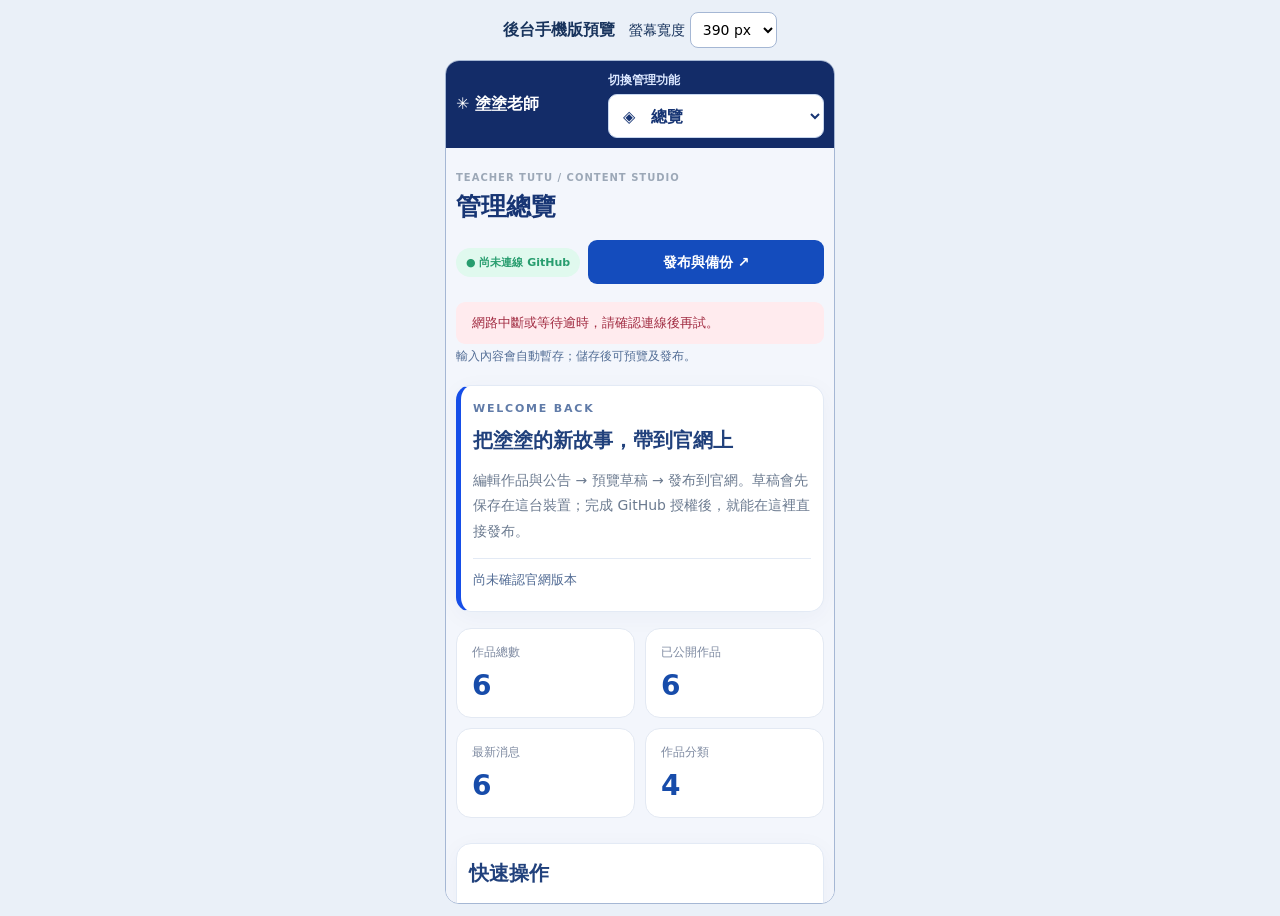
<file: tests/admin-mobile.html>
<!doctype html>
<html lang="zh-Hant">
<head><meta charset="utf-8"><meta name="viewport" content="width=device-width,initial-scale=1"><meta name="robots" content="noindex,nofollow"><title>後台手機版預覽｜塗塗老師</title>
<style>*{box-sizing:border-box}body{margin:0;padding:12px;background:#eaf0f8;color:#19345d;font-family:system-ui,sans-serif}header{display:flex;justify-content:center;align-items:center;gap:14px;margin-bottom:12px}label{font-size:14px}select{font:inherit;padding:8px;border:1px solid #a5b7d4;border-radius:8px;background:#fff}iframe{display:block;margin:auto;width:390px;height:844px;max-width:100%;border:1px solid #a5b7d4;border-radius:14px;background:#fff}</style></head>
<body><header><strong>後台手機版預覽</strong><label>螢幕寬度 <select id="preview-width"><option value="320">320 px</option><option value="360">360 px</option><option value="390" selected>390 px</option><option value="768">768 px</option></select></label></header><iframe id="admin-preview" src="../admin.html" title="塗塗老師手機版後台"></iframe>
<script>document.getElementById('preview-width').addEventListener('change',function(){document.getElementById('admin-preview').style.width=this.value+'px';});</script></body></html>
</file>
<file: styles.css>
:root{--blue:#1149bd;--deep:#163270;--ink:#192849;--light:#edf5ff;--cream:#fffaf0;--gold:#ffc942;--red:#f15252;--line:#e1e7ef;--font:system-ui,-apple-system,"Noto Sans TC","Microsoft JhengHei",sans-serif}*{box-sizing:border-box}html{scroll-behavior:smooth;scroll-padding-top:75px}body{margin:0;font-family:var(--font);color:var(--ink);background:#fffdfa;line-height:1.65}button,input,textarea,select{font:inherit}button{cursor:pointer}a{color:inherit;text-decoration:none}img{max-width:100%;display:block}h1,h2,h3,p{margin-top:0}h1,h2,h3{line-height:1.3}h2{letter-spacing:.025em}button:focus-visible,a:focus-visible,input:focus-visible{outline:3px solid #ffb51c;outline-offset:3px}.wrap{max-width:1280px;padding:0 38px;margin:0 auto}.skip{position:absolute;left:-9999px;top:0;z-index:100;background:#fff}.skip:focus{left:10px}.utility{background:#173579;color:#e0ebff;font-size:12px}.utility-inner{height:33px;display:flex;align-items:center;justify-content:space-between}.utility-inner>div{display:flex;gap:23px}.utility a:hover{text-decoration:underline}.masthead{background:#fff;position:relative;z-index:8}.mast-inner{display:flex;justify-content:space-between;align-items:center;min-height:96px}.identity{display:flex;gap:14px;align-items:center}.logo-stamp{width:64px;height:64px;display:grid;place-items:center;background:#fff6e6;border:3px solid var(--blue);border-radius:22px;transform:rotate(-6deg);overflow:hidden}.logo-stamp img{width:90px;max-width:none;transform:rotate(6deg) translateY(10px)}.identity b{display:block;font-size:31px;letter-spacing:3px;color:var(--blue);line-height:1.12}.identity small{display:block;font-size:11px;letter-spacing:1.9px;color:#7183a2;font-weight:800;margin-top:7px}.identity small i{font-style:normal;background:#fff2bf;color:#9a6417;padding:3px 7px;border-radius:10px;letter-spacing:0;margin-left:3px}.brand-dot{color:#ffbd21}.header-right{display:flex;align-items:center;gap:25px}.header-note{color:#6680a7;font-size:14px;letter-spacing:.05em}.header-note span{color:#ffaf2d;font-size:22px}.line-pill{background:#06b750;color:#fff;border-radius:35px;padding:11px 20px;display:flex;align-items:center;gap:10px;font-weight:750;box-shadow:0 6px 16px #0fb95d25}.line-logo{font-size:11px;border-radius:5px;background:#fff;color:#00ab50;padding:0px 4px;font-weight:900}.mobile-toggle{display:none;background:#fff;color:var(--blue);border:1px solid #dde4f1;border-radius:11px;font-size:22px;width:46px;height:45px}.nav-bar{background:var(--blue);position:sticky;top:0;z-index:7;box-shadow:0 4px 14px #1746aa24}.nav-inner{display:flex;align-items:center}.nav-item{display:flex;justify-content:center;align-items:center;height:55px;min-width:116px;padding:0 15px;color:#fff;font-weight:800;font-size:14px;border-right:1px solid #ffffff20;white-space:nowrap}.nav-item:first-child{font-size:21px;min-width:100px}.nav-item:first-child span{font-size:14px;margin-left:5px}.nav-item:hover,.nav-item.active{background:#082f95}.hero-area{background:linear-gradient(155deg,#fff6dc,#fffdf8 55%,#eaf3ff);position:relative;overflow:hidden}.hero-area:before{content:"";position:absolute;inset:0;background-image:radial-gradient(#ffbb6b 1.2px,transparent 1.2px);background-size:23px 23px;opacity:.13}.hero-wrap{position:relative}.hero-track{min-height:472px;position:relative}.hero-slide{display:none;min-height:472px;grid-template-columns:1fr .95fr;align-items:center;gap:5%;animation:heroIn .45s ease}.hero-slide.on{display:grid}@keyframes heroIn{from{opacity:.5;transform:translateY(9px)}to{opacity:1;transform:translateY(0)}}.hero-content{position:relative;z-index:2;padding:38px 0 45px}.hero-kicker{display:inline-block;color:var(--blue);font-weight:900;letter-spacing:1.2px;font-size:12px;border-radius:14px;background:#e5eeff;padding:7px 14px}.hero-content h1{font-size:clamp(38px,4.5vw,63px);line-height:1.35;letter-spacing:.03em;margin:18px 0 19px;font-weight:900}.hero-content h1 span{color:var(--red);position:relative;z-index:1}.hero-content h1 span:after{content:"";position:absolute;bottom:3px;left:0;right:0;height:12px;background:#ffda76;opacity:.65;z-index:-1;border-radius:20px;transform:rotate(-2deg)}.hero-content p{color:#536582;max-width:475px;font-size:16px}.hero-buttons{display:flex;gap:13px;margin-top:26px;flex-wrap:wrap}.button{display:inline-flex;justify-content:center;align-items:center;gap:10px;padding:12px 24px;border-radius:12px;font-weight:850;border:2px solid transparent;transition:transform .2s,box-shadow .2s}.button:hover{transform:translateY(-2px)}.button.blue{background:var(--blue);color:white;box-shadow:0 7px 18px #1748ae26}.button.light{background:#fff;color:var(--blue);border-color:#d5e3f9}.button.outline{background:transparent;border-color:#adc7eb;color:var(--blue)}.hero-visual{height:445px;position:relative;display:flex;align-items:center;justify-content:center}.hero-visual img{height:106%;width:100%;object-fit:contain;position:relative;z-index:2;filter:drop-shadow(0 10px 3px #153c930d)}.sketch-circle{position:absolute;width:390px;height:390px;border-radius:45% 55% 54% 46%;background:#ffdc73;top:23px;left:10%;transform:rotate(-12deg);border:5px dashed #fff8e2}.sketch-circle.orange{background:#ffe6bb}.sketch-circle.red{background:#ffdcdf}.drawn-label{position:absolute;z-index:3;bottom:22px;right:1%;background:#fff;border:2px solid var(--blue);color:var(--blue);padding:7px 14px;border-radius:11px;font-size:12px;font-weight:900;transform:rotate(-7deg)}.hero-controls{display:flex;gap:9px;position:absolute;bottom:17px;left:38px;z-index:4;align-items:center}.hero-controls button{border:1px solid #d7e4ff;background:#fff;color:var(--blue);border-radius:9px;height:34px;min-width:36px;font-weight:900}.hero-dots{display:flex;gap:6px;align-items:center}.hero-dots button{width:11px;height:11px;min-width:0;border:0;border-radius:15px;background:#a4bde7;padding:0}.hero-dots button.selected{width:26px;background:var(--blue)}.hero-controls .pause{font-size:13px}.notice-strip{background:#f4f7fc;border-bottom:1px solid #dfebfa}.notice-in{display:flex;align-items:center;min-height:55px;gap:22px;font-size:13px}.notice-in>span{background:#f15159;color:#fff;font-weight:850;padding:6px 12px;border-radius:8px;white-space:nowrap}.notice-in p{margin:0;flex:1;color:#536782;white-space:nowrap;overflow:hidden;text-overflow:ellipsis}.notice-in a{color:var(--blue);font-weight:850;white-space:nowrap}.quicklinks{display:grid;grid-template-columns:repeat(5,1fr);gap:13px;margin-top:34px;margin-bottom:24px}.quick-link{background:#fff;border:1px solid #e4eaf4;border-radius:18px;display:flex;align-items:center;padding:15px 14px;gap:10px;box-shadow:0 6px 19px #1d4a8910;position:relative;transition:.2s;min-width:0}.quick-link:hover{transform:translateY(-4px);border-color:#8aafed}.quick-icon{min-width:45px;height:45px;border-radius:14px;display:grid;place-items:center;color:var(--deep);font-size:25px;font-weight:900}.qi-yellow{background:#ffe7a1}.qi-red{background:#ffd5da}.qi-blue{background:#d7eaff}.qi-green{background:#d5f4dc}.qi-dark{background:#dce5ff}.quick-link b{font-size:14px;white-space:nowrap}.quick-link small{display:block;font-size:10px;letter-spacing:.2px;color:#7e8da6}.quick-link i{font-style:normal;color:#8da7d2;align-self:flex-start;margin-left:auto}.section{padding-top:77px;padding-bottom:78px}.section-eyebrow{font-weight:900;color:#e58d23;font-size:12px;letter-spacing:2.3px}.section-title{display:flex;align-items:end;justify-content:space-between;margin-bottom:25px;gap:20px}.section-title h2,.story-copy h2{font-size:36px;margin:7px 0 3px;color:#142e6f;font-weight:900}.spark{color:#ffb825;font-size:30px;margin-left:8px}.section-title p{color:#8190a7;margin:7px 0 0}.section-title.center{display:block;text-align:center;margin-bottom:40px}.link-more,.underlink{color:var(--blue);font-weight:850;font-size:14px}.news-layout{display:block;padding-top:58px}.news-panel{border:1px solid #e5eaf1;background:#fff;border-radius:18px;overflow:hidden;box-shadow:0 6px 30px #193e7909}.tabs{display:flex;gap:0;border-bottom:1px solid #e0e7f0;padding:0 18px}.tabs button{border:0;background:transparent;font-weight:800;color:#7687a3;padding:17px 21px;position:relative;white-space:nowrap}.tabs button.selected{color:var(--blue)}.tabs button.selected:after{content:"";background:var(--blue);height:3px;bottom:0;left:13px;right:13px;position:absolute;border-radius:6px}.news-list{min-height:228px}.news-row{width:100%;text-align:left;border:0;border-bottom:1px solid #eff2f8;background:#fff;display:grid;grid-template-columns:112px 88px 1fr 25px;gap:13px;align-items:center;padding:17px 23px;transition:background .2s}.news-row:hover{background:#f6f9ff}.news-row time{font-size:12px;color:#8b98a9;font-weight:700}.news-row .category{font-size:11px;border-radius:6px;background:#edf4ff;color:#315aad;padding:3px 5px;justify-self:start;font-weight:800}.news-row strong{font-size:14px;font-weight:720;overflow:hidden;text-overflow:ellipsis;white-space:nowrap}.news-row .arrow{color:#a7b8ce}.panel-bottom{padding:14px 23px;display:flex;justify-content:space-between;align-items:center;background:#fafcff;color:#8592a6;font-size:12px}.tiny-flower{color:#f4be45;font-size:18px;letter-spacing:6px}.news-aside{display:flex;flex-direction:column;gap:14px;padding-top:62px}.aside-card{background:#eaf2ff;border-radius:18px;position:relative;overflow:hidden;min-height:320px;padding:24px;border:1px solid #d9e6ff}.aside-label{font-size:11px;color:#4b75bd;font-weight:900;letter-spacing:1.5px}.aside-card h3{font-size:22px;color:#163775;margin:10px 0 0}.aside-illustration{position:absolute;right:-26px;bottom:25px;width:235px;height:210px}.aside-illustration img{width:100%;height:100%;object-fit:contain}.aside-card>a{position:absolute;bottom:22px;left:24px;background:var(--blue);color:#fff;font-size:12px;font-weight:850;border-radius:10px;padding:9px 13px;z-index:2}.aside-mini{padding:16px 20px;border:1px dashed #ffc5a2;border-radius:15px;background:#fff9ef;font-size:13px}.aside-mini b{color:#e67a41}.aside-mini p{margin:5px 0 0;color:#667894}.story-band{background:#f0f6ff}.story-inner{display:grid;grid-template-columns:1fr 1fr;gap:8%;align-items:center}.story-photos{min-height:428px;position:relative}.story-sticker{position:absolute;background:#fff;border-radius:30px;border:3px solid #d9e8ff;box-shadow:12px 12px 0 #dbe7fb;overflow:hidden;display:grid;place-items:center}.story-sticker img{height:100%;width:100%;object-fit:contain}.story-sticker.one{width:50%;height:330px;top:20px;left:7%;transform:rotate(-9deg)}.story-sticker.two{width:48%;height:320px;top:78px;left:49%;transform:rotate(8deg)}.story-note{position:absolute;left:12px;bottom:5px;transform:rotate(-7deg);font-size:13px;color:#e16c64;font-weight:900;line-height:1.2}.story-copy>p{color:#62728e;line-height:1.95;font-size:15px;margin:22px 0}.story-steps{display:grid;gap:9px;margin:22px 0}.story-steps>div{display:flex;align-items:center;gap:13px}.story-steps strong{display:grid;place-items:center;background:#dbeafd;color:#245ab3;width:45px;height:45px;border-radius:13px}.story-steps b{display:block;color:#20365f;font-size:14px}.story-steps small{color:#7e8aa0}.story-copy .underlink{display:inline-block;margin-top:13px}.character-cards{display:grid;grid-template-columns:repeat(3,1fr);gap:22px}.char-card{border-radius:21px;background:#fff;border:1px solid #e5eaf3;padding:17px 19px 24px;box-shadow:0 8px 30px #18366f0b}.char-deco{font-size:12px;color:#8b9ab2;font-weight:850;display:block;margin-bottom:13px}.char-image{height:260px;border-radius:15px;display:flex;align-items:center;justify-content:center;overflow:hidden}.char-image.ice{background:#e5f0ff}.char-image.pink{background:#ffebee}.char-image.butter{background:#fff0c9}.char-image img{height:105%;width:100%;object-fit:contain}.char-card h3{font-size:21px;color:#23468c;margin:19px 0 6px}.char-card p{font-size:14px;color:#647591;margin:0}.char-question{font-size:140px;color:#f5c967;font-weight:900;transform:rotate(-13deg);text-shadow:5px 5px #fff}.gallery-section{background:#fbfcff;border-top:1px solid #eef2f9;border-bottom:1px solid #eef2f9}.gallery-summary{text-align:right;color:#8e9bb1;font-size:13px}.gallery-summary b{display:block;color:var(--blue);font-size:40px;line-height:1}.gallery-toolbar{display:flex;justify-content:space-between;gap:18px;margin-bottom:24px;align-items:center}.gallery-filters{display:flex;gap:8px;flex-wrap:wrap}.gallery-filters button{background:#fff;color:#5c6c8a;border:1px solid #dae3f0;border-radius:9px;padding:9px 16px;font-size:13px;font-weight:800}.gallery-filters button:hover,.gallery-filters button.on{background:var(--blue);border-color:var(--blue);color:#fff}.search-box{display:flex;align-items:center;border:1px solid #d8e3f1;border-radius:12px;background:#fff;min-width:245px;padding:0 12px}.search-box span{font-size:24px;color:#7899ca}.search-box input{border:0;outline:0;background:transparent;font-size:13px;padding:10px;width:100%;color:var(--ink)}.gallery-grid{display:grid;grid-template-columns:repeat(4,1fr);gap:19px}.work-card{min-width:0;border:1px solid #e1e8f4;background:#fff;border-radius:16px;overflow:hidden;box-shadow:0 6px 15px #234e8c0b;transition:transform .2s,box-shadow .2s;cursor:pointer;text-align:left;padding:0}.work-card:hover{transform:translateY(-5px);box-shadow:0 11px 25px #234e8c16}.work-img{position:relative;aspect-ratio:1;background:radial-gradient(circle at 30% 30%,#fff,#eaf2ff);padding:9px;display:grid;place-items:center}.work-card:nth-child(3n) .work-img{background:radial-gradient(circle at 30% 30%,#fff,#fff0d8)}.work-card:nth-child(4n) .work-img{background:radial-gradient(circle at 30% 30%,#fff,#fff0f2)}.work-img img{height:100%;width:100%;object-fit:contain;transition:transform .25s}.work-card:hover img{transform:scale(1.035)}.work-badge{position:absolute;left:12px;top:12px;background:#fffdf8;border-radius:9px;padding:4px 9px;color:#b57423;font-size:11px;font-weight:850;border:1px solid #f1dfba}.work-meta{padding:15px 16px;display:flex;align-items:center;justify-content:space-between;gap:10px}.work-meta strong{font-size:15px;color:#1f3867}.work-meta small{display:block;font-size:11px;color:#8a9aaa;margin-top:2px}.work-meta .view{color:#7191c4;font-size:19px}.gallery-bottom{text-align:center;margin-top:32px}.gallery-bottom p{color:#8a99ae}.featured{display:grid;grid-template-columns:1fr .85fr;align-items:center;gap:6%;padding-top:98px;padding-bottom:99px}.featured-copy h2{font-size:43px;color:#1a3776;margin:16px 0 18px}.featured-copy h2 em{font-style:normal;color:#df5255}.featured-copy p{color:#63738b;max-width:495px;line-height:1.9}.featured-tags{display:flex;gap:8px;flex-wrap:wrap;margin:23px 0}.featured-tags span{background:#fff0dd;color:#a8712a;border-radius:25px;padding:7px 14px;font-size:12px;font-weight:850}.featured-photo{height:420px;display:grid;grid-template-rows:minmax(0,1fr);place-items:center;background:#fff2df;border-radius:33px;position:relative;overflow:hidden}.featured-photo:before{content:"";position:absolute;inset:26px;border:3px dashed #f8d48a;border-radius:28px}.featured-photo img{position:relative;max-height:100%;width:100%;height:100%;object-fit:contain;z-index:1}.line-banner{background:#e9f9ef;overflow:hidden;padding:35px 0 0}.line-inner{display:grid;grid-template-columns:1fr .8fr;align-items:center;gap:2%;min-height:285px}.line-inner h2{font-size:31px;color:#125e37;margin:13px 0}.line-inner p{color:#4e7d65;font-size:15px;margin-bottom:23px}.line-btn{background:#06b651;color:#fff}.line-art{height:290px;overflow:hidden;display:grid;place-items:center}.line-art img{width:100%;height:120%;object-fit:contain;object-position:center 30%}.footer{background:#102963;color:#d1dcf0}.footer-main{padding-top:55px;padding-bottom:52px;display:grid;grid-template-columns:2.1fr 1fr 1fr;gap:80px}.footer-logo{font-size:25px;font-weight:900;color:#fff}.footer-logo span{display:block;font-size:12px;letter-spacing:2px;color:#91a7d1}.footer-brand p{margin-top:15px;max-width:410px}.footer-brand small{color:#92a7cb}.footer-column{display:grid;gap:12px;align-content:start}.footer-column b{color:#fff;margin-bottom:8px}.footer-column a{font-size:13px;color:#cbd9f3}.footer-column a:hover{text-decoration:underline}.footer-bottom{background:#0c2251}.footer-bottom>div{padding-top:16px;padding-bottom:16px;display:flex;align-items:center;justify-content:space-between;gap:20px;font-size:11px;color:#98acd1}.work-modal,.news-modal{border:0;border-radius:18px;max-width:min(860px,95vw);width:100%;padding:31px;box-shadow:0 20px 80px #071b4b7d}.work-modal::backdrop,.news-modal::backdrop{background:#10265fb8;backdrop-filter:blur(3px)}.work-modal>button,.news-modal>button{position:absolute;top:15px;right:15px;border:0;border-radius:9px;background:#eef4ff;width:32px;height:32px;color:#24509b;font-weight:900}.modal-body{display:grid;grid-template-columns:1fr .8fr;gap:29px;align-items:center}.modal-body img{width:100%;max-height:620px;object-fit:contain;background:#f4f8ff;border-radius:13px}.modal-body h3,.news-modal h3{font-size:28px;color:var(--deep);margin:12px 0}.modal-body p,.news-modal p{color:#677994}.modal-note{font-size:11px;color:#9daac0}.news-modal{max-width:650px}.news-modal #news-dialog-body{white-space:pre-wrap;line-height:2;color:#4e6180}
@media(max-width:1080px){.wrap{padding:0 24px}.nav-item{min-width:0;flex:1;padding:0 8px;font-size:12px}.header-note{display:none}.quicklinks{grid-template-columns:repeat(3,1fr)}.gallery-grid{grid-template-columns:repeat(3,1fr)}.hero-visual{height:400px}.story-inner{gap:3%}.news-row{grid-template-columns:100px 75px 1fr 22px;padding:15px}}
@media(max-width:760px){.utility{display:none}.mast-inner{min-height:77px}.identity b{font-size:23px}.identity small{font-size:9px;letter-spacing:1px}.identity small i{display:none}.logo-stamp{height:52px;width:52px;border-radius:17px}.header-right{gap:9px}.line-pill{padding:9px 10px;font-size:12px}.mobile-toggle{display:block}.nav-bar{display:none}.nav-bar.open{display:block;position:relative}.nav-inner{padding:8px 24px 15px;display:grid;grid-template-columns:repeat(2,1fr)}.nav-item{border-bottom:1px solid #ffffff22;border-right:0;padding:12px;height:auto;min-width:0}.hero-track{min-height:0}.hero-slide{min-height:0;grid-template-columns:1fr;gap:0}.hero-content{padding:38px 0 4px}.hero-content h1{font-size:39px}.hero-content p{font-size:14px}.hero-visual{height:350px}.hero-visual img{height:110%}.sketch-circle{width:280px;height:280px;left:50%;transform:translateX(-50%)}.hero-controls{bottom:13px;left:24px}.notice-in{gap:10px}.notice-in a{display:none}.quicklinks{grid-template-columns:repeat(2,1fr);margin-top:19px}.quick-link{padding:12px}.quick-link b{font-size:12px}.quick-icon{min-width:37px;height:37px;font-size:19px}.quick-link small{font-size:8px}.section{padding-top:56px;padding-bottom:57px}.section-title h2,.story-copy h2{font-size:29px}.news-layout{display:block;padding-top:30px}.news-aside{padding-top:0;display:grid;grid-template-columns:1fr 1fr}.aside-card{min-height:270px}.aside-illustration{width:170px;height:152px}.tabs{padding:0 6px}.tabs button{font-size:12px;padding:14px 10px}.news-row{grid-template-columns:75px 68px 1fr;gap:7px;padding:15px 12px}.news-row .arrow{display:none}.news-row time{font-size:10px}.news-row strong{font-size:12px}.story-inner{grid-template-columns:1fr;gap:15px}.story-photos{min-height:350px}.story-sticker.one{height:280px}.story-sticker.two{height:275px;top:52px}.character-cards{gap:12px}.char-image{height:180px}.char-card{padding:10px}.char-card h3{font-size:17px}.char-card p{font-size:12px}.gallery-toolbar{flex-direction:column;align-items:stretch}.search-box{min-width:0}.gallery-grid{grid-template-columns:repeat(2,1fr);gap:12px}.work-meta{padding:12px}.work-meta strong{font-size:13px}.featured{grid-template-columns:1fr;gap:25px}.featured-copy h2{font-size:34px}.featured-photo{height:350px}.line-inner{grid-template-columns:1fr}.line-inner>div:first-child{padding-top:12px}.line-inner h2{font-size:26px}.line-art{height:220px}.footer-main{grid-template-columns:1fr 1fr;gap:25px}.footer-brand{grid-column:1/-1}.footer-bottom>div{flex-wrap:wrap}.modal-body{grid-template-columns:1fr}.modal-body img{max-height:380px}.work-modal{max-height:94vh;overflow:auto}}
@media(max-width:480px){.wrap{padding:0 18px}.identity{gap:10px}.identity b{font-size:21px}.line-pill .line-logo{display:none}.line-pill{font-size:11px}.hero-content h1{font-size:34px}.hero-visual{height:285px}.hero-controls{left:18px}.quicklinks{gap:8px}.quick-link i{display:none}.quick-icon{min-width:32px;height:35px}.news-aside{grid-template-columns:1fr}.aside-card{min-height:230px}.aside-mini{display:none}.character-cards{grid-template-columns:1fr}.char-image{height:245px}.footer-bottom>div{display:block}.footer-bottom span{display:block;margin-bottom:7px}}

/* --- Teacher Tutu 3.0 enhancements --- */
#scroll-progress{position:fixed;left:0;top:0;height:4px;width:0;background:linear-gradient(90deg,#ffbd21,#f15252,#1149bd);z-index:1000;transition:width .08s linear}.gallery-tools-right{display:flex;gap:10px;align-items:center;flex-wrap:wrap}.select-box{display:flex;align-items:center;gap:7px;background:#fff;border:1px solid #dce5f3;border-radius:12px;padding:4px 8px 4px 11px;color:#71829d;font-size:11px;font-weight:850;margin:0}.select-box select{border:0;background:transparent;padding:7px 25px 7px 4px;color:#244b92;font-weight:800;outline:0;max-width:170px}.gallery-resultbar{display:flex;align-items:center;justify-content:space-between;margin:10px 0 20px;color:#7487a3;font-size:12px}.text-button{border:0;background:transparent;color:var(--blue);font-weight:850;padding:5px 0}.work-card{position:relative}.work-card .fav-dot{position:absolute;top:11px;right:11px;z-index:3;width:31px;height:31px;border:0;border-radius:50%;background:#ffffffee;color:#e45268;box-shadow:0 4px 12px #20396820;font-size:16px;display:grid;place-items:center}.work-card .fav-dot.on{background:#fff0f2;color:#d72f4b}.modal-actions{display:flex;gap:9px;flex-wrap:wrap;margin:18px 0}.modal-actions button{border:1px solid #cfdbed;background:#fff;color:#2450a1;border-radius:9px;padding:9px 13px;font-weight:800}.modal-actions button.active{background:#fff0f2;border-color:#ffc1cb;color:#ca3150}.modal-nav{position:absolute;top:50%;z-index:3;width:42px;height:42px;border:0;border-radius:50%;background:#fff;color:var(--blue);box-shadow:0 6px 20px #16345f2b;font-size:20px;font-weight:900}.modal-nav.prev{left:10px}.modal-nav.next{right:10px}.back-top{position:fixed;right:22px;bottom:22px;z-index:30;width:44px;height:44px;border:0;border-radius:14px;background:var(--blue);color:#fff;box-shadow:0 8px 22px #1748ae35;font-size:20px;font-weight:900;opacity:0;pointer-events:none;transform:translateY(8px);transition:.2s}.back-top.show{opacity:1;pointer-events:auto;transform:none}.site-toast{position:fixed;left:50%;bottom:26px;z-index:100;transform:translate(-50%,18px);background:#173579;color:#fff;border-radius:12px;padding:10px 16px;font-size:13px;font-weight:750;opacity:0;pointer-events:none;transition:.2s;box-shadow:0 12px 35px #10275545}.site-toast.show{opacity:1;transform:translate(-50%,0)}
@media(max-width:760px){.gallery-tools-right{display:grid;grid-template-columns:1fr 1fr;width:100%}.gallery-tools-right .search-box{grid-column:1/-1}.select-box{justify-content:space-between}.select-box select{max-width:130px}.modal-nav{top:auto;bottom:14px}.modal-actions{padding-bottom:40px}.back-top{right:14px;bottom:14px}.site-toast{bottom:70px;width:calc(100% - 36px);text-align:center}}
@media(prefers-reduced-motion:reduce){html{scroll-behavior:auto}*,*:before,*:after{animation-duration:.001ms!important;animation-iteration-count:1!important;transition-duration:.001ms!important}}

/* LINE sticker collection */
.line-catalog-toolbar{display:flex;justify-content:space-between;align-items:flex-start;gap:20px;flex-wrap:wrap}.line-catalog-toolbar .gallery-filters{flex:1;min-width:240px}.line-catalog-toolbar .search-box{background:#fff;max-width:320px}.line-product-result{font-size:13px;color:#677994;margin:20px 0}.line-product-grid{display:grid;grid-template-columns:repeat(3,minmax(0,1fr));gap:24px}.line-product-card{border:1px solid var(--line);border-radius:18px;background:#fff;overflow:hidden;transition:transform .2s,box-shadow .2s}.line-product-card:hover{transform:translateY(-4px);box-shadow:0 12px 28px #19284912}.line-product-card>a{display:flex;flex-direction:column;height:100%}.line-product-image{background:#edf8f1;display:grid;place-items:center;padding:24px;aspect-ratio:1.3}.line-product-image img{width:100%;height:100%;max-width:240px;max-height:240px;object-fit:contain}.line-product-body{padding:22px;display:flex;flex-direction:column;flex:1}.line-product-category{font-size:11px;font-weight:700;color:#13723e;margin-bottom:10px}.line-product-body h3{font-size:19px;color:var(--deep);margin:0 0 10px;overflow-wrap:anywhere}.line-product-body p{font-size:12px;color:#677994;margin:0 0 20px}.line-product-action{font-size:13px;font-weight:700;color:#13884b;margin-top:auto}.line-catalog-note{font-size:12px;color:#677994;margin:28px 0 0}
@media(max-width:760px){.line-product-grid{grid-template-columns:repeat(2,minmax(0,1fr));gap:14px}.line-product-image{padding:15px}.line-product-body{padding:16px}.line-product-body h3{font-size:16px}.line-catalog-toolbar .search-box{max-width:none;width:100%}}
@media(max-width:420px){.line-product-grid{grid-template-columns:1fr}.line-product-image{aspect-ratio:1.5}}

/* Four character companions */
.character-cards{grid-template-columns:repeat(4,minmax(0,1fr))}
#character-lantian .underlink{display:inline-block;margin-top:8px;font-size:12px}
@media(max-width:1000px){.character-cards{grid-template-columns:repeat(2,minmax(0,1fr))}}
@media(max-width:480px){.character-cards{grid-template-columns:1fr}}

/* Grade 7 idiom collection */
.idiom-promo{padding:32px;border:1px solid #e9ddb6;border-radius:22px;background:linear-gradient(135deg,#fff8df,#f1f6ff);margin:0 0 30px}.idiom-promo-heading{max-width:870px}.idiom-label{display:inline-block;font-size:12px;letter-spacing:.06em;font-weight:800;background:#fff;border-radius:18px;padding:5px 13px;color:var(--blue)}.idiom-promo h3{font-size:19px;color:var(--deep);margin:16px 0 9px}.idiom-headline{font-size:clamp(25px,3vw,36px);line-height:1.4;font-weight:900;color:var(--blue);margin:0 0 12px}.idiom-lead{font-weight:800;font-size:18px;color:var(--deep);margin-bottom:12px}.idiom-promo-heading>p:last-child{color:#536582;line-height:1.9;margin-bottom:24px}.idiom-audiences{display:grid;grid-template-columns:repeat(3,minmax(0,1fr));gap:17px}.idiom-audiences article{background:#ffffffd9;border:1px solid #e2e8f0;border-radius:16px;padding:22px}.idiom-audience-label{font-size:12px;font-weight:800;letter-spacing:.06em;color:#946411}.idiom-audiences h4{font-size:18px;line-height:1.6;color:var(--deep);margin:9px 0 12px}.idiom-audiences p{font-size:14px;line-height:1.95;color:#536582;margin:0}.idiom-promo-action{display:flex;align-items:center;justify-content:space-between;gap:20px;margin-top:24px}.idiom-promo-action p{margin:0;color:var(--deep);font-weight:700;font-size:14px}.idiom-promo-action .button{flex-shrink:0}
@media(max-width:760px){.idiom-promo{padding:23px 18px}.idiom-audiences{grid-template-columns:1fr}.idiom-audiences article{padding:20px}.idiom-promo-action{align-items:stretch;flex-direction:column}.idiom-promo h3{font-size:17px}}

#festival-description{white-space:pre-line}
.festival-calendar-filters{display:flex;flex-wrap:wrap;gap:14px;align-items:end;padding:20px;background:#f1f6ff;border:1px solid #dce7fa;border-radius:16px}.festival-calendar-filters label{display:grid;gap:5px;color:#52698d;font-size:13px;font-weight:800;flex:1;min-width:110px}.festival-calendar-filters select{background:#fff;border:1px solid #cddcf1;border-radius:9px;padding:10px;color:var(--deep);max-width:100%}.festival-result{color:#61779b;font-size:13px;margin:16px 0}.festival-ticker{overflow:hidden;background:#173775;color:#fff;border-radius:12px;padding:9px 0;margin:0 0 28px}.festival-ticker-track{display:flex;width:max-content;animation:festivalMarquee 45s linear infinite}.festival-ticker-group{display:flex;gap:22px;align-items:center;padding-right:22px}.festival-ticker-group button,.festival-ticker-group span{border:1px solid #ffffff44;background:#ffffff0c;color:#fff;border-radius:9px;padding:8px 15px;white-space:nowrap;font-size:13px}.festival-ticker-group button[aria-pressed=true]{background:#ffdc78;color:#163270}.festival-paused .festival-ticker-track{animation-play-state:paused}@keyframes festivalMarquee{to{transform:translateX(-50%)}}.festival-display{padding:22px 0}.festival-display h3{font-size:clamp(28px,3.3vw,44px);color:var(--deep);margin:15px 0 20px}.festival-display h3 em{font-style:normal;color:var(--red)}.festival-date-label{display:inline-block;font-size:13px;font-weight:850;color:#476ca7;background:#eaf2ff;padding:6px 12px;border-radius:8px}.festival-artwork{margin:0;min-width:0}.festival-artwork figcaption{text-align:center;color:#69809d;font-size:13px;margin-top:12px}.festival-playback{display:flex;gap:12px;align-items:center;justify-content:center;flex-wrap:wrap;margin-top:25px}.festival-playback .button{padding:9px 16px}.festival-playback button:disabled{opacity:.45;cursor:default;transform:none}.festival-playback span{font-size:13px;color:var(--deep);font-weight:800}.festival-playback small{display:block;flex-basis:100%;text-align:center;color:#7a8da9}.festival-empty{padding:45px 20px;text-align:center;background:#fff9ed;border-radius:16px;color:#806c45}.sr-only{position:absolute;width:1px;height:1px;padding:0;margin:-1px;overflow:hidden;clip:rect(0,0,0,0);white-space:nowrap;border:0}@media(prefers-reduced-motion:reduce){.festival-ticker-track{animation:none}.festival-display *{scroll-behavior:auto}}@media(max-width:640px){.festival-calendar-filters label{flex-basis:40%}.festival-calendar-filters .button{width:100%}.festival-display{gap:20px}.festival-display .featured-photo{height:300px}.festival-playback{gap:7px}.festival-playback .button{padding:8px 11px;font-size:13px}}

.line-product-body .line-product-description{font-size:14px;line-height:1.8;color:#536582;white-space:pre-line}.char-card .underlink{display:inline-block;margin-top:8px;font-size:12px}.characters-empty{grid-column:1/-1;text-align:center;color:#7183a2}

.festival-calendar [hidden]{display:none!important}
.festival-calendar #festival-ticker,.festival-calendar #festival-result{display:none!important}
/* Visitor paths separate original art from purchasable LINE stickers. */
.browse-paths{padding-top:30px;padding-bottom:16px}.browse-intents{display:grid;grid-template-columns:1fr 1fr;gap:20px}.browse-intent{display:block;border:1px solid #dbe5f4;border-radius:18px;padding:24px 28px;background:#fff;transition:transform .2s,box-shadow .2s}.browse-intent:hover{transform:translateY(-3px);box-shadow:0 10px 24px #193f7710}.browse-intent.art{background:#fff5dc;border-color:#efdfb8}.browse-intent.stickers{background:#edf6ff;border-color:#c9def7}.browse-kicker{display:block;font-weight:850;font-size:11px;letter-spacing:1.5px;color:#627b9d}.browse-intent strong{display:flex;justify-content:space-between;align-items:center;font-size:24px;color:var(--deep);margin:8px 0}.browse-intent p{margin:0;font-size:14px;color:#536580}.browse-topics{display:flex;align-items:center;justify-content:center;gap:12px;flex-wrap:wrap;padding:18px 0 0}.browse-topics>span{font-size:13px;color:#657b9b}.browse-topics a{display:inline-flex;align-items:center;min-height:44px;padding:8px 15px;border:1px solid #dce6f3;border-radius:25px;background:white;color:var(--blue);font-size:14px;font-weight:750}.browse-topics a[hidden]{display:none}.collection-switch{display:flex;gap:9px;flex-wrap:wrap;align-items:center;color:#6b7f9a;font-size:14px;margin:0 0 22px}.collection-switch a{font-weight:800;color:var(--blue);text-decoration:underline;text-underline-offset:4px;min-height:44px;display:inline-flex;align-items:center}.line-catalog-toolbar{display:grid;gap:18px;align-items:start}.line-catalog-toolbar .gallery-filters{display:flex;flex-wrap:wrap;gap:8px}.line-catalog-toolbar .gallery-filters button{min-height:44px}.catalog-refinements{display:flex;flex-wrap:wrap;gap:14px;justify-content:space-between;align-items:center}.catalog-refinements select{max-width:280px;min-height:44px}.catalog-refinements .search-box{flex:1;max-width:420px;min-width:220px}.line-catalog .gallery-resultbar{align-items:center;margin:16px 0}.line-catalog .line-product-result{margin:0}.line-catalog .idiom-promo{margin-top:46px}.nav-inner>.nav-item{flex:1}.nav-item[aria-current="location"]{background:#082f95}
@media(max-width:700px){.browse-intents{grid-template-columns:1fr;gap:12px}.browse-paths{padding-top:20px}.browse-intent{padding:20px}.browse-intent strong{font-size:22px}.browse-topics{gap:8px;justify-content:flex-start}.browse-topics>span{flex-basis:100%}.catalog-refinements{align-items:stretch;gap:10px}.catalog-refinements .select-box,.catalog-refinements .search-box{width:100%;max-width:none;min-width:0}.catalog-refinements .select-box{justify-content:space-between}.catalog-refinements select{min-width:0;max-width:75%;flex:1}.line-catalog .gallery-filters button{padding:9px 12px;font-size:13px}.line-catalog .gallery-resultbar{gap:8px}.collection-switch{font-size:13px}}
@media(prefers-reduced-motion:reduce){.browse-intent{transition:none}.browse-intent:hover{transform:none}}

/* Compact early sticker selection and progressive catalog */
.featured-stickers{padding-top:36px;padding-bottom:52px}
.featured-stickers .section-title{align-items:center}
.featured-stickers .line-product-grid{gap:18px}
.featured-stickers .line-product-image{height:160px;aspect-ratio:auto;padding:14px}
.featured-stickers .line-product-image img{max-height:132px;max-width:180px}
.featured-stickers .line-product-body{padding:16px 18px}
.featured-stickers .line-product-category{margin-bottom:6px}
.featured-stickers .line-product-body h3{font-size:17px;margin-bottom:12px}
.featured-stickers .line-product-action{font-size:13px}
.catalog-intro{display:flex;align-items:center;justify-content:space-between;gap:22px;background:#edf8f1;border:1px solid #dcece0;border-radius:16px;padding:18px 22px;margin-bottom:22px;scroll-margin-top:85px}
.catalog-intro p{margin:0;color:#426955;max-width:650px;font-size:15px}
.catalog-intro .button{flex-shrink:0;font-size:14px;padding:10px 16px}
.catalog-more{text-align:center;margin-top:24px}
.catalog-more button{min-height:46px}
@media(max-width:700px){.featured-stickers{padding-top:24px;padding-bottom:36px}.featured-stickers .section-title{align-items:flex-start;flex-direction:column;gap:10px}.featured-stickers .line-product-grid{grid-template-columns:repeat(2,minmax(0,1fr));gap:12px}.featured-stickers .line-product-image{height:130px;padding:10px}.featured-stickers .line-product-image img{max-height:110px}.featured-stickers .line-product-body{padding:12px}.featured-stickers .line-product-body h3{font-size:15px}.featured-stickers .line-product-category{font-size:11px}.catalog-intro{flex-direction:column;align-items:flex-start;padding:18px;gap:14px}.catalog-intro .button{max-width:100%;white-space:normal}.catalog-more button{width:100%;padding:12px}}
.catalog-more button[hidden]{display:none}
/* Legacy destinations stay usable after public section consolidation. */
.legacy-anchor{display:block;height:0;overflow:hidden;scroll-margin-top:85px}
#news-dialog-body{white-space:pre-wrap;overflow-wrap:anywhere;line-height:1.9}

/* Restored full idiom article directly after latest news. */
.idiom-story{padding-top:28px;padding-bottom:28px}
.idiom-story .idiom-promo{margin:0}

/* Report uses the shared section title and original article format. */
#idiom-readers{scroll-margin-top:85px}

/* Report sharing controls keep the original article layout. */
.report-share-controls{display:flex;align-items:center;gap:16px;flex-wrap:wrap}
.report-share-controls .button{min-height:44px;padding:9px 17px;font-size:14px}
.report-share-controls .text-button{min-height:44px;font-size:14px}
.report-share-controls button:disabled{cursor:wait;opacity:.6;transform:none}
.report-share-status{color:var(--blue);font-size:14px;margin:0 0 18px}
.report-share-fallback{display:grid;gap:8px;border:1px solid #d8e3f1;background:#f5f8ff;border-radius:12px;padding:16px;margin-bottom:20px}
.report-share-fallback[hidden]{display:none}
.report-share-fallback label{font-size:14px;font-weight:800;color:var(--deep)}
.report-share-fallback input{min-width:0;width:100%;padding:10px;border:1px solid #cbd9ed;border-radius:8px;color:var(--ink);background:#fff;font-size:14px}
.report-share-fallback p{font-size:13px;color:#62728e;margin:0}
@media(max-width:700px){#idiom-story>.section-title{align-items:flex-start;flex-direction:column;gap:12px}.report-share-controls{gap:14px}}

.report-article{scroll-margin-top:90px;margin-bottom:36px}.report-article:last-child{margin-bottom:0}.report-article>.report-share-controls{justify-content:flex-end;margin-bottom:12px}.report-article>.report-share-status:empty{display:none}.report-body,.idiom-audiences p{white-space:pre-wrap;overflow-wrap:anywhere}.idiom-promo h3.idiom-headline{font-size:clamp(25px,3vw,36px);color:var(--blue);line-height:1.4}.reports-empty{color:#62728e;padding:24px 0}

/* Original artwork accompanies report copy without changing the shared article style. */
.report-images{display:grid;grid-template-columns:repeat(2,minmax(0,1fr));gap:24px;margin:28px 0;grid-column:1/-1}
.report-image{margin:0;min-width:0;padding:20px;background:#fff;border:1px solid #e1e8f1;border-radius:16px}
.report-image:first-child{grid-column:1/-1}
.report-image img{display:block;width:100%;height:280px;object-fit:contain;margin:0 auto 16px}
.report-image:first-child img{height:340px}
.report-image figcaption{font-size:15px;line-height:1.85;color:#526782;white-space:pre-wrap;overflow-wrap:anywhere}
@media(max-width:700px){.report-images{grid-template-columns:1fr;gap:16px;margin:22px 0}.report-image{padding:16px}.report-image img,.report-image:first-child img{height:auto;max-height:340px}}

/* Read one special report at a time, preserving individual share destinations. */
.report-article[hidden]{display:none}
.report-pages{display:none}
.report-page-button{font:inherit;font-size:14px;line-height:1.6;text-align:left;min-height:44px;padding:11px 18px;border:1px solid #cedcf0;border-radius:12px;background:#fff;color:var(--deep);cursor:pointer}
.report-page-button[aria-current="page"]{background:var(--blue);border-color:var(--blue);color:#fff;font-weight:800}
.report-page-button:focus-visible{outline:3px solid #e6b944;outline-offset:3px}
.report-page-controls{display:flex;align-items:center;justify-content:space-between;gap:14px;margin-top:24px}
.report-page-controls .button{min-height:44px;font-size:14px;padding:10px 18px}
.report-page-controls .button:disabled{opacity:.4;cursor:default;transform:none}
.report-page-status{margin:0;color:#62728e;font-size:14px;text-align:center}
@media(max-width:700px){.report-page-button{width:100%}.report-page-controls{gap:8px}.report-page-controls .button{padding:10px 12px}.report-page-status{font-size:12px}}

/* Official Instagram sits directly before the header sticker shop. */
.instagram-link{display:inline-flex;align-items:center;justify-content:center;flex:0 0 44px;width:44px;height:44px;border-radius:14px;background:linear-gradient(135deg,#7451c8,#d83f7e,#ef983f);color:#fff;box-shadow:0 5px 14px #b8468726;transition:transform .2s,box-shadow .2s}
.instagram-link:hover{transform:translateY(-2px);box-shadow:0 7px 18px #b8468738}
.instagram-link:focus-visible{outline:3px solid var(--blue);outline-offset:4px}
.instagram-link svg{display:block;flex-shrink:0}
@media(max-width:480px){.mast-inner{flex-wrap:wrap;gap:12px;padding-top:12px;padding-bottom:12px}.header-right{margin-left:auto}}
</file>
<file: homepage-text.css>
/* Keep the existing responsive proportions when adjusting text size. */
#hero-title,#hero2-title,#hero3-title,.homepage-preview-title{font-size:clamp(calc(var(--homepage-title-size,63px)*38/63),4.5vw,var(--homepage-title-size,63px));white-space:pre-line;overflow-wrap:anywhere;line-height:1.35}
#hero-description,#hero2-description,#hero3-description,.homepage-preview-description{font-size:var(--homepage-description-size,16px);white-space:pre-line;overflow-wrap:anywhere}
.homepage-preview{padding:24px;border:1px solid #dce5ee;border-radius:16px;background:linear-gradient(145deg,#fff6dc,#f5f9ff);margin-top:20px;max-width:100%;overflow:hidden}
.homepage-preview-title{font-weight:900;letter-spacing:.03em;margin:18px 0}
.homepage-preview-title span{background:linear-gradient(transparent 70%,#ffda76 70%);border-radius:8px}
.homepage-preview-description{line-height:1.65;margin-bottom:0}
.homepage-preview-kicker{display:inline-block;background:#e5eeff;border-radius:14px;padding:7px 14px;font-weight:900;max-width:100%;overflow-wrap:anywhere}
@media(max-width:900px){#hero-title,#hero2-title,#hero3-title,.homepage-preview-title{font-size:calc(var(--homepage-title-size,63px)*39/63)}#hero-description,#hero2-description,#hero3-description,.homepage-preview-description{font-size:calc(var(--homepage-description-size,16px)*14/16)}}
@media(max-width:600px){#hero-title,#hero2-title,#hero3-title,.homepage-preview-title{font-size:calc(var(--homepage-title-size,63px)*34/63)}}

/* Paragraph effects are shared by the editor preview and the public homepage. */
.homepage-copy{max-width:475px;margin:0 0 1em;white-space:normal!important;line-height:1.65}
.homepage-text-block{font-size:var(--copy-font-size,16px);line-height:1.65;overflow-wrap:anywhere}
.homepage-text-block+.homepage-text-block{margin-top:12px}
.homepage-text-content{white-space:pre-wrap;display:block}
.copy-background{padding:10px 14px;border-radius:10px}
.copy-effect-bold{font-weight:800}
.copy-effect-shadow{text-shadow:2px 2px 3px #16417b55}
.copy-effect-outline{-webkit-text-stroke:.5px currentColor;letter-spacing:.04em}
.copy-effect-glow{text-shadow:0 0 5px #649bff88,0 0 12px #649bff66}
.copy-underline-solid{text-decoration:underline;text-decoration-thickness:2px;text-underline-offset:.2em}
.copy-underline-double{text-decoration:underline double;text-underline-offset:.2em}
.copy-underline-wavy{text-decoration:underline wavy;text-underline-offset:.2em}
.copy-underline-highlight{background:linear-gradient(transparent 62%,#ffe373 62%);display:inline;box-decoration-break:clone;-webkit-box-decoration-break:clone}
.homepage-copy-link{display:block;width:fit-content;margin-top:8px;color:#1149bd;text-decoration:underline;text-underline-offset:.2em;font-weight:700}
.homepage-block-editor{margin-bottom:16px;min-width:0;border:1px solid #dce5ef;border-radius:12px;padding:16px}
.homepage-block-editor .actions{margin-top:12px}
.homepage-tagline-preview{padding:12px;border:1px dashed #cbd8ed;border-radius:8px;color:#536582}
#brand-tagline{font-size:inherit;color:inherit}
@media(max-width:900px){.homepage-text-block{font-size:max(12px,calc(var(--copy-font-size,16px)*14/16))}}
</file>
<file: editor-enhancements.css>
.catalog-tag-editor{display:grid;grid-template-columns:repeat(2,minmax(0,1fr));gap:14px;margin:20px 0;padding:18px;border:1px solid #ccd9ed;border-radius:12px}.catalog-tag-editor p{grid-column:1/-1;color:#536582}.catalog-tag-editor legend{font-weight:700}.homepage-live-preview{margin:22px 0;padding:16px;border:1px solid #ccd9ed;border-radius:14px;background:#f4f7fc}.homepage-live-toolbar{display:flex;gap:10px;align-items:center;flex-wrap:wrap}.homepage-live-toolbar label{display:flex;gap:8px;align-items:center}.homepage-live-toolbar select{width:auto}.homepage-live-toolbar button[aria-pressed=true]{background:#144bbd;color:#fff}.homepage-live-viewport{width:100%;overflow:hidden;position:relative;background:#e5eaf2;border-radius:10px}.homepage-live-viewport iframe{border:0;display:block;transform-origin:top left;background:#fff}.catalog-refinements{flex-wrap:wrap}.catalog-refinements .select-box{min-width:140px;flex:1}.catalog-refinements .search-box{min-width:200px;flex:2}@media(max-width:600px){.catalog-tag-editor{grid-template-columns:1fr}.homepage-live-preview{padding:10px}.homepage-live-toolbar label{width:100%}}
</file>
<file: coloring.css>
.coloring-link{display:inline-flex;align-items:center;justify-content:center;flex:0 0 44px;width:44px;height:44px;box-sizing:border-box;padding:0;border:1px solid #ebd392;border-radius:14px;background:#fff0bf;color:#1647b8;box-shadow:0 5px 14px #b48a2820;cursor:pointer;transition:transform .2s,box-shadow .2s}
.coloring-link:hover{transform:translateY(-2px);box-shadow:0 7px 18px #b48a2835}.coloring-link:focus-visible{outline:3px solid #1647b8;outline-offset:4px}.coloring-link svg{display:block;flex-shrink:0}
.coloring-dialog{border:0;border-radius:24px;width:min(1050px,94vw);max-width:1050px;max-height:90dvh;padding:28px;box-sizing:border-box;color:#213358;box-shadow:0 22px 80px #071b4b70;overflow:auto}.coloring-dialog::backdrop{background:#10265fb8;backdrop-filter:blur(3px)}
.coloring-dialog-head{display:flex;align-items:flex-start;justify-content:space-between;gap:20px}.coloring-dialog-head h2{margin:8px 0;font-size:30px;color:#1647b8}.coloring-dialog-head p{margin:0;color:#65758e;font-size:14px}.coloring-close{flex-shrink:0;border:1px solid #d9e4f3;background:#f3f7ff;color:#1647b8;border-radius:12px;padding:10px 14px;min-height:44px;cursor:pointer;font-weight:700}
.coloring-toolbar{display:flex;align-items:flex-end;justify-content:space-between;flex-wrap:wrap;gap:16px;margin:25px 0 14px}.coloring-tabs{display:flex;gap:8px;flex-wrap:wrap}.coloring-tabs button{border:1px solid #d9e4f3;background:white;color:#526482;border-radius:11px;padding:10px 16px;font-weight:750;min-height:44px;cursor:pointer}.coloring-tabs button[aria-pressed=true]{background:#1647b8;color:white;border-color:#1647b8}.coloring-search{display:grid;gap:4px;font-size:12px;color:#65758e}.coloring-search input{font:inherit;font-size:16px;border:1px solid #d5e1f0;padding:10px 12px;border-radius:10px;max-width:100%;box-sizing:border-box;color:#213358;background:white}
.coloring-result,.coloring-print-note{font-size:13px;color:#65758e}.coloring-print-note{padding:16px 0 0;border-top:1px solid #e3eaf5;margin-top:25px}.coloring-grid{display:grid;grid-template-columns:repeat(3,minmax(0,1fr));gap:18px}.coloring-card{border:1px solid #e0e6f1;border-radius:18px;overflow:hidden;background:#fff}.coloring-card>img{display:block;aspect-ratio:3/4;width:100%;height:auto;object-fit:contain;background:#f6f8fc;padding:12px;box-sizing:border-box}.coloring-card-copy{padding:17px}.coloring-card-copy small{color:#a07326;font-size:11px;font-weight:750}.coloring-card h3{font-size:17px;line-height:1.5;margin:8px 0;color:#173b81}.coloring-card p{font-size:13px;color:#65758e;line-height:1.8;margin:0 0 15px;white-space:pre-line}.coloring-card-actions{display:flex;gap:12px;align-items:center;flex-wrap:wrap}.coloring-card-actions .button{font-size:13px;padding:9px 14px;min-height:44px;box-sizing:border-box}.coloring-preview-link{font-size:12px;color:#1647b8;font-weight:750;min-height:44px;display:inline-flex;align-items:center}
.coloring-pages{list-style:none;padding:0;margin:14px 0;display:grid;gap:10px}.coloring-page-row{display:grid;grid-template-columns:42px minmax(100px,1fr) auto;align-items:center;gap:12px;border:1px solid #dce5f3;border-radius:13px;padding:12px;background:#f9fbff;cursor:grab}.coloring-page-row:active{cursor:grabbing}.coloring-page-row label{margin:0;min-width:0;font-size:12px}.coloring-page-number{font-size:19px;color:#1747b8;font-weight:800}.coloring-page-preview iframe{display:block;width:100%;height:600px;border:1px solid #d8e3f1;border-radius:12px;background:#f5f8ff}.coloring-page-preview small{font-size:12px;color:#65758e}.coloring-table-description{display:block;color:#65758e;max-width:350px;white-space:pre-line;font-size:12px;margin-top:4px}
@media(max-width:760px){.coloring-dialog{width:95vw;padding:20px;border-radius:18px}.coloring-dialog-head h2{font-size:23px}.coloring-dialog-head{gap:10px}.coloring-close{font-size:12px;padding:8px 10px}.coloring-grid{grid-template-columns:repeat(2,minmax(0,1fr));gap:12px}.coloring-card-copy{padding:13px}.coloring-card h3{font-size:16px}.coloring-search,.coloring-search input{width:100%}.coloring-page-row{grid-template-columns:30px minmax(0,1fr)}.coloring-page-row .collection-actions{grid-column:2}.coloring-page-preview iframe{height:430px}}
@media(max-width:440px){.coloring-grid{grid-template-columns:1fr}.coloring-card{display:grid;grid-template-columns:105px minmax(0,1fr)}.coloring-card>img{height:100%;aspect-ratio:auto;padding:7px}.coloring-card-copy small{font-size:10px}.coloring-card h3{font-size:15px}.coloring-dialog-head h2{font-size:20px}.coloring-dialog-head .section-eyebrow{font-size:10px}.coloring-tabs{gap:6px}.coloring-tabs button{padding:8px 10px;font-size:13px}.coloring-card-actions .button{padding:8px 11px}.coloring-card p{font-size:12px}}
@media(max-width:380px){.masthead .header-right{gap:6px}.masthead .line-pill{font-size:11px;padding:8px}}
@media(prefers-reduced-motion:reduce){.coloring-link{transition:none}}
</file>
<file: statistics.css>
.visit-banner{display:flex;align-items:center;justify-content:center;gap:8px;min-height:34px;padding:5px 16px;box-sizing:border-box;background:#edf3ff;color:#1947a3;font-size:12px;line-height:1.6;letter-spacing:.04em;border-bottom:1px solid #dce7fa}
.visit-banner b{font-size:15px;font-variant-numeric:tabular-nums;min-width:1ch}.visit-banner .visit-flower{color:#aa7b1c;font-size:16px}.coloring-card .book-download-count{display:block;color:#1947a3;font-size:12px;font-weight:750;margin:0 0 12px;line-height:1.6;font-variant-numeric:tabular-nums}.coloring-total{display:inline-flex;gap:5px;align-items:center;background:#edf3ff;color:#1947a3;border-radius:9px;padding:7px 11px;font-size:12px;margin-top:12px}.coloring-card-actions a[aria-busy=true]{opacity:.7;cursor:progress}.coloring-total b{font-variant-numeric:tabular-nums}
@media(max-width:760px){.visit-banner{min-height:32px;font-size:11px}.visit-banner b{font-size:14px}}
</file>
<file: admin.css>
*{box-sizing:border-box}body{margin:0;font-family:system-ui,-apple-system,'Microsoft JhengHei',sans-serif;color:#243755;background:#f3f6fc}button,input,textarea,select{font:inherit}button{cursor:pointer}a{color:inherit;text-decoration:none}[hidden]{display:none!important}.login-screen{min-height:100vh;display:grid;place-items:center;background:radial-gradient(circle at top left,#f6e6c8,transparent 38%),linear-gradient(140deg,#eaf3ff,#fff)}.login-card{width:min(410px,calc(100% - 30px));background:white;padding:45px 40px;border-radius:24px;box-shadow:0 18px 70px #1e3d7525;display:grid;gap:14px}.login-mark{color:#1853b2;font-size:52px}.login-card h1{font-size:28px;margin:0;color:#1443a3}.login-card p{margin:0 0 20px;color:#7384a0;font-size:13px}.login-card label{font-size:13px;font-weight:800}.login-card label input{margin-top:8px}.login-card input{width:100%;padding:12px;border:1px solid #cfd9eb;border-radius:9px}.login-card button,.primary,.actions button{border:0;border-radius:9px;padding:11px 15px;background:#144cbd;color:#fff;font-weight:850}.login-card>small{color:#d34250;min-height:18px}.login-card>a{font-size:13px;color:#5277ad;text-align:center}.dashboard{min-height:100vh;display:grid;grid-template-columns:235px 1fr}.side{background:#132c68;color:white;position:sticky;top:0;height:100vh;display:flex;flex-direction:column}.side-brand{font-size:21px;font-weight:900;padding:30px 23px 33px}.side-brand small{display:block;font-size:12px;font-weight:500;letter-spacing:1px;opacity:.6;margin-top:6px}.side nav{display:grid;gap:5px;padding:0 12px}.side nav button{text-align:left;border:0;background:none;color:#c6d8f2;padding:14px 18px;border-radius:10px;font-weight:800}.side nav button.selected,.side nav button:hover{background:#2a55ad;color:white}.side-foot{display:grid;gap:8px;margin-top:auto;padding:22px}.side-foot button{border:1px solid #708bca;background:transparent;color:white;padding:9px;border-radius:8px}.side-foot a{font-size:13px;text-align:center}.content{padding:32px 42px;min-width:0}.admin-header{display:flex;align-items:center;justify-content:space-between;margin-bottom:26px}.admin-header small{font-size:11px;color:#9ca8b7;letter-spacing:1.5px;font-weight:900}.admin-header h1{color:#173574;font-size:30px;margin:5px 0}.admin-state{font-size:12px;color:#289d6f;background:#e0f9ee;padding:7px 13px;border-radius:20px;font-weight:800}.stats{display:grid;grid-template-columns:repeat(4,1fr);gap:16px;margin-bottom:25px}.stats>div{padding:22px 23px;background:#fff;border:1px solid #e3e9f3;border-radius:15px}.stats span{display:block;font-size:12px;color:#7e8aa1}.stats strong{font-size:36px;display:block;color:#174caa;margin-top:8px}.panel{background:#fff;border:1px solid #e3eaf5;border-radius:15px;padding:26px;margin-bottom:23px;box-shadow:0 5px 25px #243d6f0a}.panel h2{color:#21417c;font-size:21px;margin:0 0 10px}.panel p{color:#6c7b90;font-size:14px}.panel-head{display:flex;justify-content:space-between;align-items:start;gap:12px}.panel-head p{margin:0 0 20px}.actions{display:flex;gap:10px;flex-wrap:wrap;margin-top:16px}.actions button{padding:10px 15px;font-size:13px}.actions .secondary,.secondary{background:#e8eef9;color:#345186;border:0;border-radius:8px;padding:10px 15px;font-weight:800}.danger{background:#d94159!important;color:white;border:0;border-radius:8px;padding:9px 13px}.mini-gallery{display:grid;grid-template-columns:repeat(8,1fr);gap:10px}.mini-gallery img{width:100%;aspect-ratio:1;object-fit:contain;background:#f6f9ff;border-radius:9px}.table-scroll{overflow:auto}table{width:100%;border-collapse:collapse;min-width:650px}th{text-align:left;color:#8190aa;background:#f6f8fc;font-size:12px}td,th{padding:12px;border-bottom:1px solid #edf1f7;font-size:13px}td img{height:66px;width:75px;object-fit:contain;background:#eef5ff;border-radius:8px}td button{background:#eef2fc;color:#2852a5;border:0;border-radius:7px;padding:7px 10px;margin-right:6px;font-size:12px;font-weight:850}.status{font-size:11px;border-radius:6px;padding:5px 8px;background:#e2f8eb;color:#16804d}.status.off{background:#f1f1f1;color:#81909d}.filter-row{display:flex;align-items:center;gap:20px;margin:12px 0 18px;color:#758399;font-size:13px}.filter-row input{min-width:250px}.editor{border:2px solid #bed2f3}.panel form{display:block}.form-grid{display:grid;grid-template-columns:repeat(2,1fr);gap:15px}label{display:block;font-size:13px;color:#435775;font-weight:780;margin-bottom:14px}input:not([type=checkbox]),textarea,select{display:block;width:100%;margin-top:7px;padding:12px;border:1px solid #cbd7eb;border-radius:9px;background:#fff;color:#182d53;outline:none}input:focus,textarea:focus,select:focus{border-color:#4a79ca;box-shadow:0 0 0 2px #dfe9ff}.checks{display:flex;gap:24px}.checks input{vertical-align:middle}.checks label{font-weight:600}.page{max-width:1240px}#alert{margin-bottom:12px}#alert:not(:empty){padding:12px 16px;border-radius:9px;background:#ddf5e7;color:#20764c;font-size:13px}.error#alert{background:#ffebee;color:#a12b41}dialog{border:0;border-radius:14px;padding:25px;box-shadow:0 20px 60px #15316950}dialog::backdrop{background:#11275999}@media(max-width:900px){.dashboard{grid-template-columns:190px 1fr}.content{padding:26px}.stats{grid-template-columns:repeat(2,1fr)}.mini-gallery{grid-template-columns:repeat(4,1fr)}}@media(max-width:650px){.dashboard{display:block}.side{position:relative;height:auto}.side-brand{padding:15px 18px;font-size:17px}.side nav{display:flex;overflow:auto;padding-bottom:12px}.side nav button{white-space:nowrap;font-size:12px}.side-foot{display:none}.content{padding:15px}.admin-header h1{font-size:23px}.admin-state{display:none}.form-grid{grid-template-columns:1fr}.panel{padding:17px}.stats{gap:8px}.stats>div{padding:13px}.stats strong{font-size:27px}.panel-head{display:block}.filter-row{display:block}.mini-gallery{grid-template-columns:repeat(3,1fr)}}

/* 3.0 admin enhancements */
.check-grid{display:grid;grid-template-columns:repeat(3,1fr);gap:10px;margin-top:16px}.check-item{display:flex;align-items:center;gap:10px;border-radius:10px;padding:12px 13px;background:#f7f9fd;color:#506582;font-size:13px}.check-item b{display:grid;place-items:center;width:25px;height:25px;border-radius:50%;background:#dbe5f5;color:#365b9a}.check-item.ok{background:#eaf8f1;color:#27704f}.check-item.ok b{background:#c9f0dc;color:#17744a}.check-item.warn{background:#fff6e7;color:#94661a}.check-item.warn b{background:#ffe1a8;color:#9a6212}@media(max-width:900px){.check-grid{grid-template-columns:1fr 1fr}}@media(max-width:650px){.check-grid{grid-template-columns:1fr}}

/* GitHub content studio */
button:disabled{opacity:.5;cursor:not-allowed}.header-actions{display:flex;align-items:center;gap:12px}.header-actions>button{font-size:13px;padding:10px 14px}.studio-label{display:block;color:#607ba8;font-size:11px;letter-spacing:1.8px;font-weight:850;margin-bottom:12px}.draft-strip{display:flex;flex-wrap:wrap;gap:14px;padding-top:12px;border-top:1px solid #e3eaf5;font-size:13px;color:#516b94}.publish-layout{display:grid;grid-template-columns:minmax(0,1fr) minmax(0,1.15fr);gap:22px;align-items:start}.publish-layout .panel{height:100%;margin:0 0 22px;min-width:0}.publish-layout label{margin-bottom:0}.security-note{display:block;font-size:12px;line-height:1.8;color:#74829b;margin-top:15px}.setup-guide{border-top:1px solid #e7edf6;margin-top:22px;padding-top:18px;font-size:13px;line-height:1.9}.setup-guide summary{font-weight:800;color:#244879;cursor:pointer}.setup-guide ol{padding-left:22px}.setup-guide li{margin-bottom:9px}.text-link{font-size:13px;color:#1853b2;font-weight:800;display:inline-block;padding:8px 0;overflow-wrap:anywhere}.text-link:hover{text-decoration:underline}.publish-summary{padding:15px;border-radius:10px;background:#f3f7fe;font-size:14px;line-height:1.8;color:#3a557f}.publish-progress{padding:13px 15px;background:#f5f7fb;border-radius:9px;font-size:13px;line-height:1.8;margin-top:20px;white-space:pre-line;overflow-wrap:anywhere}.publish-progress[data-state=succeeded]{background:#e4f7ec;color:#17643b}.publish-progress[data-state=failed],.publish-progress[data-state=conflict],.publish-progress[data-state=uncertain]{background:#fff2df;color:#865615}.online-publish h3{font-size:15px;margin-bottom:6px}.online-publish hr{border:0;border-top:1px solid #e4ebf6;margin-top:22px}.persistent-warning{padding:14px;background:#fff0d8;color:#83500e;border:1px solid #f0cc92;border-radius:9px;font-size:13px;line-height:1.7;margin-bottom:18px}#publish-confirm{max-width:500px;width:calc(100% - 30px)}#publish-confirm h2{color:#21417c;margin-top:0}#publish-confirm p{line-height:1.8;font-size:14px;color:#5b6e8a}.status-actions:empty{display:none}.admin-state.connected{color:#167449;background:#e0f8e9}#github-connection-message{overflow-wrap:anywhere}.content[aria-busy=true]{opacity:.8}button:focus-visible,a:focus-visible,summary:focus-visible{outline:3px solid #699cff;outline-offset:3px}@media(max-width:1150px){.publish-layout{grid-template-columns:1fr}.publish-layout .panel{height:auto}}@media(max-width:650px){.header-actions{gap:5px}.header-actions>button{font-size:12px}.publish-layout{gap:0}.draft-strip{display:grid;gap:6px}.panel-head button{margin-bottom:14px}}

/* Editable festival collection */
.festival-image-editor{display:grid;grid-template-columns:minmax(180px,280px) minmax(0,1fr);gap:24px;align-items:start;margin:20px 0}.festival-image-preview{height:280px;background:#fff2df;border:1px solid #f0dfbd;border-radius:16px;display:grid;grid-template-rows:minmax(0,1fr);place-items:center;overflow:hidden}.festival-image-preview img{width:100%;height:100%;object-fit:contain;min-width:0;min-height:0}#festival-form small{display:block;font-size:12px;font-weight:400;line-height:1.7;color:#74829b;margin-top:6px}@media(max-width:650px){.festival-image-editor{grid-template-columns:1fr}.festival-image-preview{height:260px}}

.collection-image-editor{display:grid;grid-template-columns:190px minmax(0,1fr);gap:22px;align-items:center;margin:20px 0}.collection-image-preview{width:190px;height:190px;object-fit:contain;border:1px solid #dce5f3;border-radius:12px;background:#f2f7ff}.editor small{display:block;font-size:12px;font-weight:400;color:#74829b;line-height:1.8;margin-top:6px}.collection-actions{display:flex;flex-wrap:wrap;gap:4px;min-width:170px}.collection-actions button{margin:0}.collection-description{max-width:300px;white-space:pre-line;overflow-wrap:anywhere}@media(max-width:650px){.collection-image-editor{grid-template-columns:1fr}.collection-image-preview{width:100%;height:220px}}

.muted{display:block;color:#8798ad;font-size:11px;margin-top:4px}.edit-buffer-status{font-size:12px;color:#526d95;margin:-8px 0 20px}.form-recovery{border:1px solid #d0dff4;background:#f4f8ff;border-radius:13px;padding:18px;margin-bottom:24px}.recovery-heading{display:flex;gap:14px;align-items:center;justify-content:space-between}.recovery-heading h2{font-size:16px;margin:0;color:#21417c}.form-recovery>p{font-size:12px;color:#61738e;line-height:1.7}.recovery-row{display:flex;gap:9px;align-items:center;border-top:1px solid #dfe8f5;padding:11px 0}.recovery-row>span{flex:1;min-width:0;overflow-wrap:anywhere;font-size:13px}.recovery-row .text-button{background:none;border:0;color:#8c3f4e;font-size:12px;padding:8px}.recovery-row button{white-space:nowrap}#form-recovery-list{max-height:230px;overflow:auto}@media(max-width:650px){.recovery-heading{align-items:start;flex-direction:column}.recovery-row{flex-wrap:wrap}.recovery-row>span{flex-basis:100%}}

.image-edit-warning{background:#fff2df;border:1px solid #efc986;border-radius:10px;padding:14px;margin:15px 0}.image-edit-warning p{color:#865615;margin:0 0 10px}.editor-save-mask{position:fixed;inset:0;z-index:2000;background:#142c6855;display:grid;place-items:center;padding:20px}.editor-save-mask>div{background:#fff;color:#173574;padding:24px 30px;border-radius:16px;box-shadow:0 12px 50px #10275545;font-weight:800}
.table-scroll{overflow-x:auto}#festivals-table small{display:block;color:#7b8ba5;margin-top:4px}#festivals-table td:last-child{min-width:210px}.festival-work-picker{border:1px solid #dce5f3;border-radius:12px;padding:18px;margin:22px 0}.festival-work-picker legend{font-weight:800;color:#173574}.festival-work-options{display:grid;grid-template-columns:repeat(auto-fill,minmax(180px,1fr));gap:8px;max-height:320px;overflow:auto;padding:8px 0}.festival-work-option{display:flex;align-items:center;gap:9px;background:#f4f7fd;border-radius:9px;padding:9px;margin:0;font-size:12px}.festival-work-option input{width:auto;margin:0}.festival-work-option img{width:44px;height:44px;object-fit:contain;background:#fff;border-radius:6px}.festival-selected-work{display:flex;gap:7px;align-items:center;border-bottom:1px solid #edf1f7;padding:8px 0;font-size:12px}.festival-selected-work span{flex:1}.festival-selected-work button{padding:5px 8px;font-size:12px}

.bulk-tools{background:#f3f7ff;border:1px solid #dbe6f6;border-radius:12px;padding:16px;margin:15px 0}.bulk-filters,.bulk-actions,.bulk-selection,.category-add,.category-actions{display:flex;gap:10px;align-items:center;flex-wrap:wrap}.bulk-tools label{margin:0}.bulk-filters label,.bulk-actions label{min-width:160px}.bulk-selection{border-top:1px solid #dbe6f6;margin-top:14px;padding-top:12px;margin-bottom:14px}.bulk-check{display:flex;align-items:center;gap:8px}.bulk-check input,input[data-bulk-select]{width:18px;height:18px;margin:0}.bulk-tools .muted,#bulk-history-message{font-size:12px}.bulk-actions button{font-size:12px;padding:9px 12px}.category-add{margin:18px 0;align-items:end}.category-add label{flex:1;min-width:180px}.category-actions{min-width:400px}.category-actions select{width:180px}.category-actions button{white-space:nowrap}#category-list input{min-width:150px}#category-list td:nth-child(2){white-space:nowrap}@media(max-width:640px){.bulk-tools{padding:12px}.bulk-filters label,.bulk-actions label{width:100%}.bulk-selection strong{font-size:13px}}
/* Shared image library and native dialog pickers. */
.media-upload-layout{align-items:start}.media-dropzone{min-width:0;border:2px dashed #8ba9d5;border-radius:16px;padding:24px;background:#f4f8ff;transition:background-color .15s,border-color .15s,box-shadow .15s}.media-dropzone>strong{display:block;font-size:18px;color:#193f7e}.media-dropzone>p,.media-upload-note{font-size:13px;line-height:1.8;color:#526b91}.media-dropzone label{margin:14px 0 0}.media-dropzone input{max-width:100%;box-sizing:border-box}.media-dropzone[data-drag-active=true]{border-style:solid;border-color:#1247bd;background:#e3eeff;box-shadow:0 0 0 4px #1247bd20}.media-dropzone:focus-within{outline:3px solid #699cff;outline-offset:3px}.media-dropzone[aria-disabled=true]{border-color:#b7c2d1;background:#f3f5f8}.media-upload-note{margin:12px 0 0}.media-upload-layout>label small{display:block;font-weight:400;line-height:1.7;color:#74829b;margin-top:6px}@media(max-width:700px){.media-upload-layout{grid-template-columns:minmax(0,1fr)}.media-dropzone{padding:18px}.media-dropzone>strong{font-size:17px}}@media(prefers-reduced-motion:reduce){.media-dropzone{transition:none}}
.media-filters,.media-batch{display:flex;align-items:end;gap:14px;flex-wrap:wrap}.media-filters label:first-child{flex:2;min-width:220px}.media-filters label{flex:1;min-width:160px}.media-batch{margin:18px 0}.media-batch label{margin:0}.media-batch input{max-width:240px}.media-grid{display:grid;grid-template-columns:repeat(auto-fill,minmax(190px,1fr));gap:18px}.media-card{min-width:0;border:1px solid #dfe6f0;border-radius:16px;padding:12px;display:flex;flex-direction:column;gap:8px;background:#fff}.media-thumb,.media-large-preview{background-color:#f4f7fc;background-image:linear-gradient(45deg,#e7edf5 25%,transparent 25%),linear-gradient(-45deg,#e7edf5 25%,transparent 25%),linear-gradient(45deg,transparent 75%,#e7edf5 75%),linear-gradient(-45deg,transparent 75%,#e7edf5 75%);background-size:20px 20px;background-position:0 0,0 10px,10px -10px,-10px 0;border-radius:10px;display:flex;align-items:center;justify-content:center;overflow:hidden}.media-thumb{height:160px}.media-thumb img{max-width:100%;max-height:100%;object-fit:contain}.media-card strong{overflow-wrap:anywhere;font-size:15px}.media-card p{margin:0;font-size:12px;color:#60718c}.media-card button{margin-top:auto}.media-card .bulk-check{margin:0;font-size:13px}.media-dialog{width:min(1050px,94vw);max-height:90vh;border:0;border-radius:22px;padding:26px;color:#19345d;box-shadow:0 24px 90px #112a5470}.media-dialog::backdrop{background:#10264c99}.media-dialog-head{display:flex;align-items:start;justify-content:space-between;gap:20px;margin-bottom:20px}.media-dialog-head h2{margin:0 0 8px}.media-dialog-head p{margin:0;color:#65758e}.media-detail-layout{display:grid;grid-template-columns:1fr 1fr;gap:26px}.media-large-preview{min-height:260px;max-height:520px}.media-large-preview img{max-width:100%;max-height:500px;object-fit:contain}.media-picker-trigger{margin:6px 0 16px}#media-upload-status{white-space:pre-line}#media-picker-grid{margin-top:16px}.media-dialog a.secondary{display:inline-flex;align-items:center;padding:10px 14px;text-decoration:none;background:#edf3fd;border-radius:10px;font-size:13px}.media-dialog input,.media-dialog textarea,.media-dialog select{width:100%}.media-dialog ul{padding-left:20px;max-height:130px;overflow:auto}
@media(max-width:700px){.media-grid{grid-template-columns:repeat(2,minmax(0,1fr));gap:10px}.media-thumb{height:130px}.media-detail-layout{grid-template-columns:1fr}.media-large-preview{min-height:180px;max-height:300px}.media-large-preview img{max-height:280px}.media-dialog{padding:18px}.media-dialog-head{gap:10px}.media-batch{align-items:stretch}.media-batch label,.media-batch button{flex:1 1 140px}.media-batch input{max-width:none}}

.report-extra{margin:20px 0}.report-extra summary{cursor:pointer;font-weight:800;color:#254d85;padding:12px 0}.report-extra fieldset{border:1px solid #dce5ef;border-radius:12px;padding:18px;margin:16px 0}.report-extra legend{padding:0 8px;font-weight:700}#report-form textarea{white-space:pre-wrap}#reports-table .muted{display:block;margin-top:4px}


/* Mobile editing: compact navigation, readable fields and records with reachable actions. */
.mobile-page-switch{display:none}
@media(max-width:900px){
 .dashboard{display:block;min-height:100dvh}
 .side{position:sticky;top:0;z-index:100;display:grid;grid-template-columns:minmax(100px,.8fr) minmax(0,1.2fr);align-items:center;gap:12px;height:auto;padding:10px 14px;padding-top:max(10px,env(safe-area-inset-top))}
 .side-brand{padding:0;font-size:17px;white-space:nowrap}.side-brand small{display:none}
 .side nav,.side-foot{display:none}
 .mobile-page-switch{display:block;margin:0;color:#dbe7ff;font-size:12px;min-width:0}
 .mobile-page-switch select{min-height:44px;margin-top:4px;padding:8px 10px;background:#fff;color:#173574;border-color:#c6d6ee}
 .content{padding:18px 14px 30px;min-width:0;width:100%}.page{max-width:100%;min-width:0}
 .admin-header{gap:12px;flex-wrap:wrap;margin-bottom:18px}.admin-header h1{font-size:25px;overflow-wrap:anywhere}.admin-header small{font-size:10px;letter-spacing:1px}
 .header-actions{flex-wrap:wrap;gap:8px}.admin-state{display:inline-block;max-width:100%;white-space:normal}.header-actions>button{min-height:44px;font-size:14px}
 .panel{padding:18px 16px;min-width:0;margin-bottom:16px}.panel h2{font-size:20px}.panel p{line-height:1.8;overflow-wrap:anywhere}
 .panel-head,.section-head{display:flex;flex-direction:column;align-items:stretch;gap:12px}.panel-head p{margin-bottom:0}.panel-head>button,.section-head>button{width:100%;margin:0 0 14px}
 .form-grid,.festival-image-editor,.collection-image-editor,.media-detail-layout{grid-template-columns:minmax(0,1fr);gap:14px}
 label{font-size:14px;line-height:1.6;min-width:0}
 input:not([type=checkbox]),textarea,select{font-size:16px;min-height:44px;min-width:0;max-width:100%;width:100%}
 textarea{min-height:140px;line-height:1.7;resize:vertical}
 input[type=file]{padding:8px;overflow:hidden}input[type=file]::file-selector-button{min-height:44px;font:inherit;margin-right:8px}
 button,.actions button,td button,.secondary,.danger,.primary{font-size:14px;min-height:44px;min-width:44px;line-height:1.5;white-space:normal;overflow-wrap:anywhere;touch-action:manipulation}
 input[type=checkbox],.bulk-check input,input[data-bulk-select]{width:22px;height:22px;flex:0 0 22px;margin:0 8px 0 0}.checks{flex-wrap:wrap;gap:4px 20px}.checks label,.bulk-check,.checkbox{display:flex;align-items:center;min-height:44px;margin-bottom:4px}
 .actions{gap:8px}.actions>button{flex:1 1 130px;padding:12px}
 .editor>.actions,#festival-form>.actions,#report-form>.actions,#settings-form>.actions{position:sticky;bottom:0;z-index:20;display:grid;grid-template-columns:repeat(2,minmax(0,1fr));gap:8px;margin:18px -4px -4px;padding:12px 4px max(12px,env(safe-area-inset-bottom));background:#fff;border-top:1px solid #dce5f2;box-shadow:0 -8px 16px #17357408}
 .editor>.actions>.primary,#festival-form>.actions>.primary,#report-form>.actions>.primary,#settings-form>.actions>.primary{grid-column:1/-1}
 .collection-image-preview,.festival-image-preview{width:100%;max-width:100%;height:220px;object-fit:contain}.festival-image-editor{margin:16px 0}.collection-description{max-width:none;overflow-wrap:anywhere}
 .filter-row,.media-filters,.media-batch,.bulk-filters,.bulk-actions,.bulk-selection,.category-add{display:flex;flex-wrap:wrap;gap:10px;align-items:stretch}
 .filter-row input,.media-filters label,.media-filters label:first-child,.bulk-filters label,.bulk-actions label,.media-batch label,.category-add label{min-width:0;width:100%;flex:1 1 100%}
 .media-batch input{max-width:none}.media-batch>button,.bulk-actions>button{flex:1 1 130px}
 .category-actions,.collection-actions{display:flex;flex-wrap:wrap;gap:8px;min-width:0;width:100%}.category-actions select{width:100%;margin:0}.category-actions button{white-space:normal}.category-actions button,.collection-actions button{margin:0}.bulk-actions button{font-size:14px}.table-scroll #category-list input{min-width:0}
 .table-scroll{overflow:visible;max-width:100%}.table-scroll table{display:block;min-width:0;width:100%}
 .table-scroll thead{position:absolute;width:1px;height:1px;padding:0;margin:-1px;overflow:hidden;clip-path:inset(50%);white-space:nowrap}
 .table-scroll tbody{display:grid;gap:14px;min-width:0}.table-scroll tbody tr{display:grid;grid-template-columns:repeat(2,minmax(0,1fr));gap:4px 14px;padding:14px;border:1px solid #dce5f2;border-radius:12px;background:#fff;min-width:0}
 .table-scroll td,.table-scroll #category-list td:nth-child(2){display:flex;flex-wrap:wrap;align-items:center;gap:8px;min-width:0;max-width:100%;padding:7px 0;border:0;white-space:normal;overflow-wrap:anywhere;font-size:15px}
 .table-scroll td::before{content:attr(data-label);display:block;flex:0 0 100%;font-size:12px;font-weight:700;color:#697f9d}.table-scroll td:not([data-label])::before,.table-scroll td[data-label=""]::before{display:none}
 .table-scroll td[data-mobile-actions=true],.table-scroll td.collection-description,.table-scroll td[colspan]{grid-column:1/-1}
 .table-scroll td .muted{flex:0 0 100%;font-size:12px}.table-scroll td img{width:76px;height:76px;max-width:100%}.table-scroll td button{margin:0;padding:10px 13px}.table-scroll .status{font-size:12px;line-height:1.5}
 .stats{grid-template-columns:repeat(2,minmax(0,1fr));gap:10px}.stats>div{padding:15px}.stats strong{font-size:28px}.mini-gallery{grid-template-columns:repeat(3,minmax(0,1fr))}
 .media-grid{grid-template-columns:repeat(2,minmax(0,1fr));gap:10px}.media-card{padding:10px}.media-card button{padding:10px 8px}.media-thumb{height:135px}
 .media-dialog,dialog{width:calc(100% - 20px);max-width:100%;max-height:calc(100dvh - 24px);padding:18px 14px;overflow:auto}.media-dialog-head{gap:12px}.media-dialog-head h2{font-size:20px}.media-large-preview{min-height:180px;max-height:280px}.media-large-preview img{max-height:260px}
 .media-upload-layout{grid-template-columns:minmax(0,1fr)}.media-dropzone{padding:18px}.media-upload-note{line-height:1.8}
 .festival-work-options{grid-template-columns:minmax(0,1fr)}.festival-selected-work{flex-wrap:wrap;gap:8px}.festival-selected-work span{flex:1 1 100%}
 .publish-layout{grid-template-columns:minmax(0,1fr);gap:0}.draft-strip{display:grid;gap:6px;overflow-wrap:anywhere}.recovery-heading{align-items:stretch;flex-direction:column}.recovery-row{flex-wrap:wrap}.recovery-row>span{flex-basis:100%}.report-extra fieldset,.festival-work-picker{min-width:0;padding:14px}
 #alert,.persistent-warning,.publish-summary,.publish-progress,.edit-buffer-status,.security-note,.form-recovery{overflow-wrap:anywhere}.check-grid{grid-template-columns:minmax(0,1fr)}
}
@media(max-width:420px){.admin-header{align-items:start}.header-actions{width:100%}.header-actions>button{flex:1}.admin-state{font-size:11px;padding:7px 10px}.side{padding-inline:10px;gap:8px}.side-brand{font-size:16px}.content{padding-inline:10px}.panel{padding:16px 12px}}
@media(max-width:350px){.media-grid,.table-scroll tbody tr{grid-template-columns:minmax(0,1fr)}}
@media(max-width:900px) and (max-height:500px){.side{position:relative}}

.media-card-actions{display:flex;flex-wrap:wrap;gap:8px;margin-top:auto}.media-card-actions button{flex:1 1 90px;margin:0}.actions .media-delete-button,.media-delete-button{color:#b42336;background:#fff0f1;border:1px solid #edc1c7}.actions .media-delete-button:disabled,.media-delete-button:disabled{color:#728096;background:#f2f4f7;border-color:#d9dfe8}
</file>
<file: publish-review.css>
.publish-change-details{margin:16px 0;min-width:0}.review-total{font-weight:700}.review-change{margin:10px 0;border:1px solid #cbd8ec;border-radius:12px;background:#fff}.review-change summary{padding:14px;cursor:pointer;font-weight:700;overflow-wrap:anywhere}.review-change[open] summary{border-bottom:1px solid #dde5f0}.review-field{display:grid;grid-template-columns:1fr 1fr;gap:12px;padding:14px;border-bottom:1px solid #edf1f7}.review-field:last-child{border-bottom:0}.review-field>strong{grid-column:1/-1}.review-value{min-width:0;background:#f4f7fc;padding:10px;border-radius:8px}.review-value small{display:block;color:#536582}.review-value p{white-space:pre-wrap;overflow-wrap:anywhere;margin:8px 0}.review-value img{display:block;max-width:100%;width:180px;height:140px;object-fit:contain;margin-top:8px}#publish-confirm{max-width:850px;width:calc(100% - 32px);max-height:85dvh;overflow:auto}@media(max-width:520px){.review-field{grid-template-columns:1fr}.review-field>strong{grid-column:1}.review-change summary{font-size:14px}}
</file>
